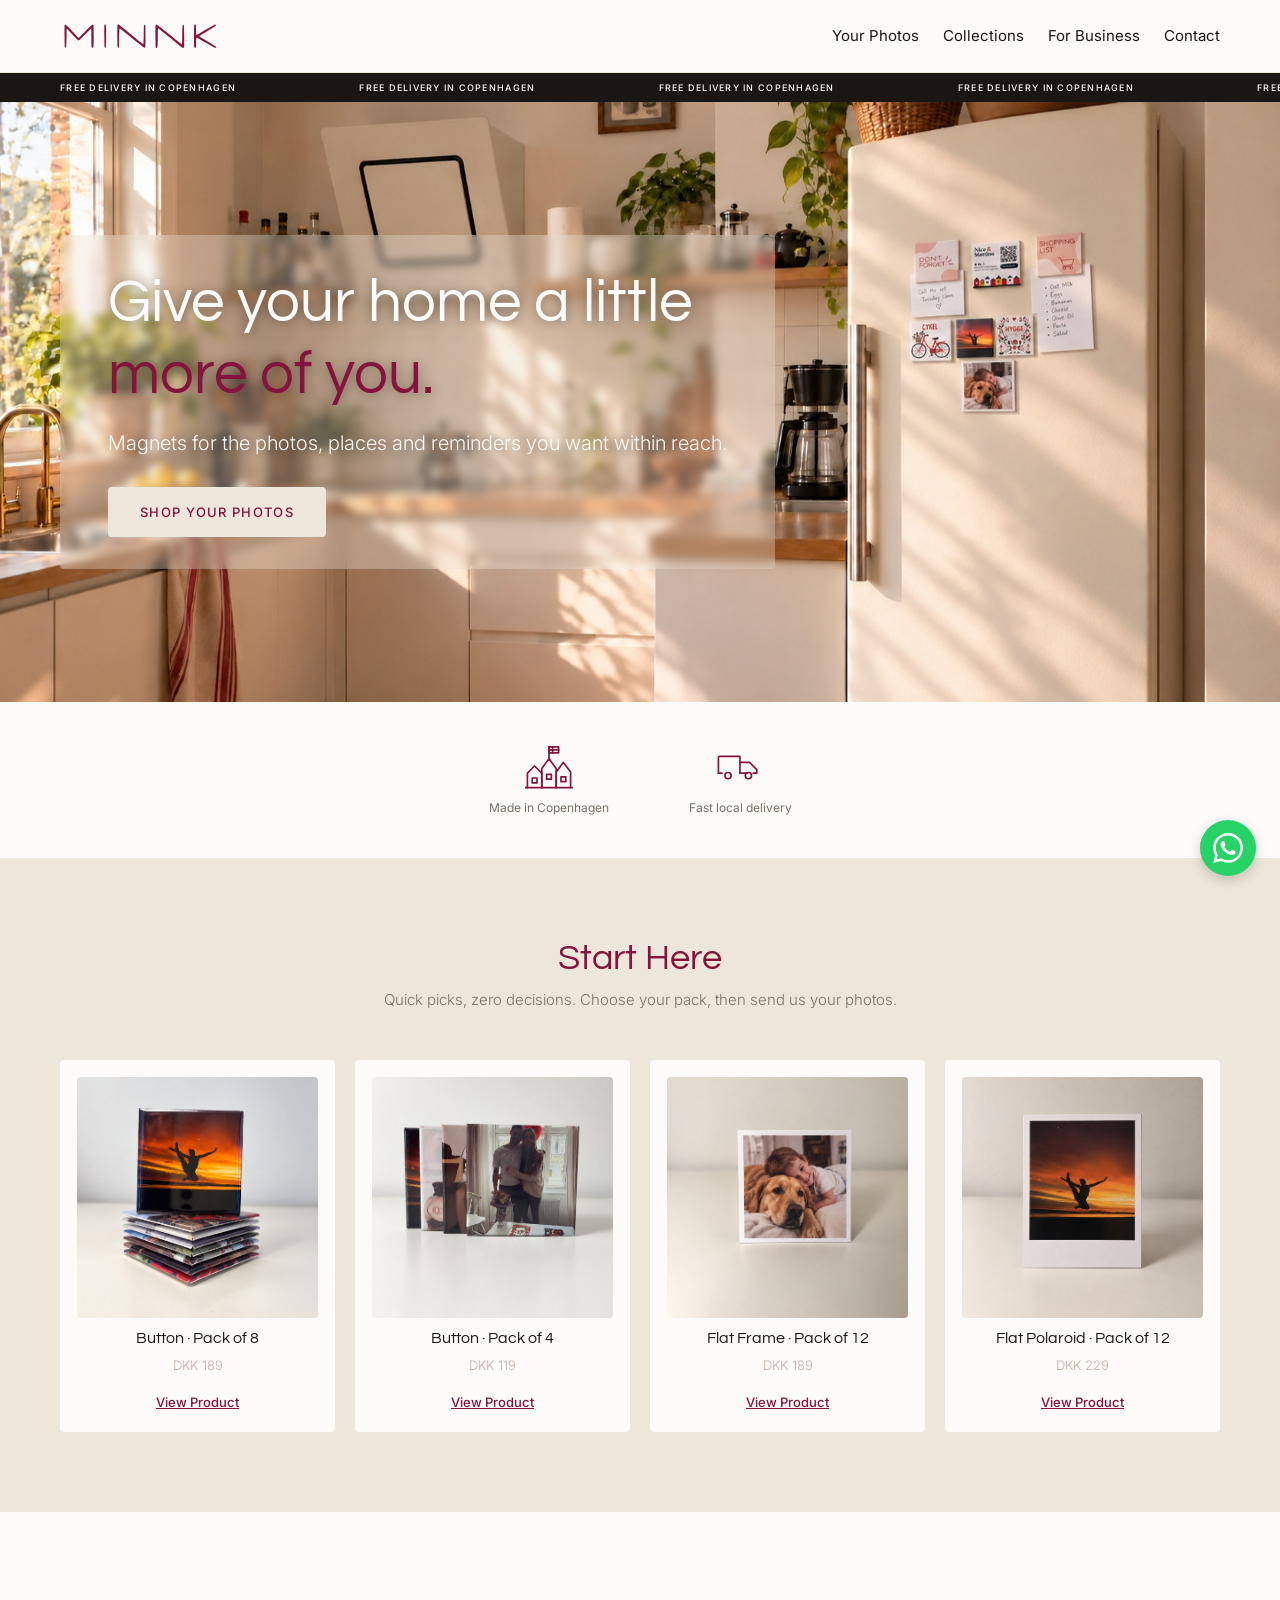
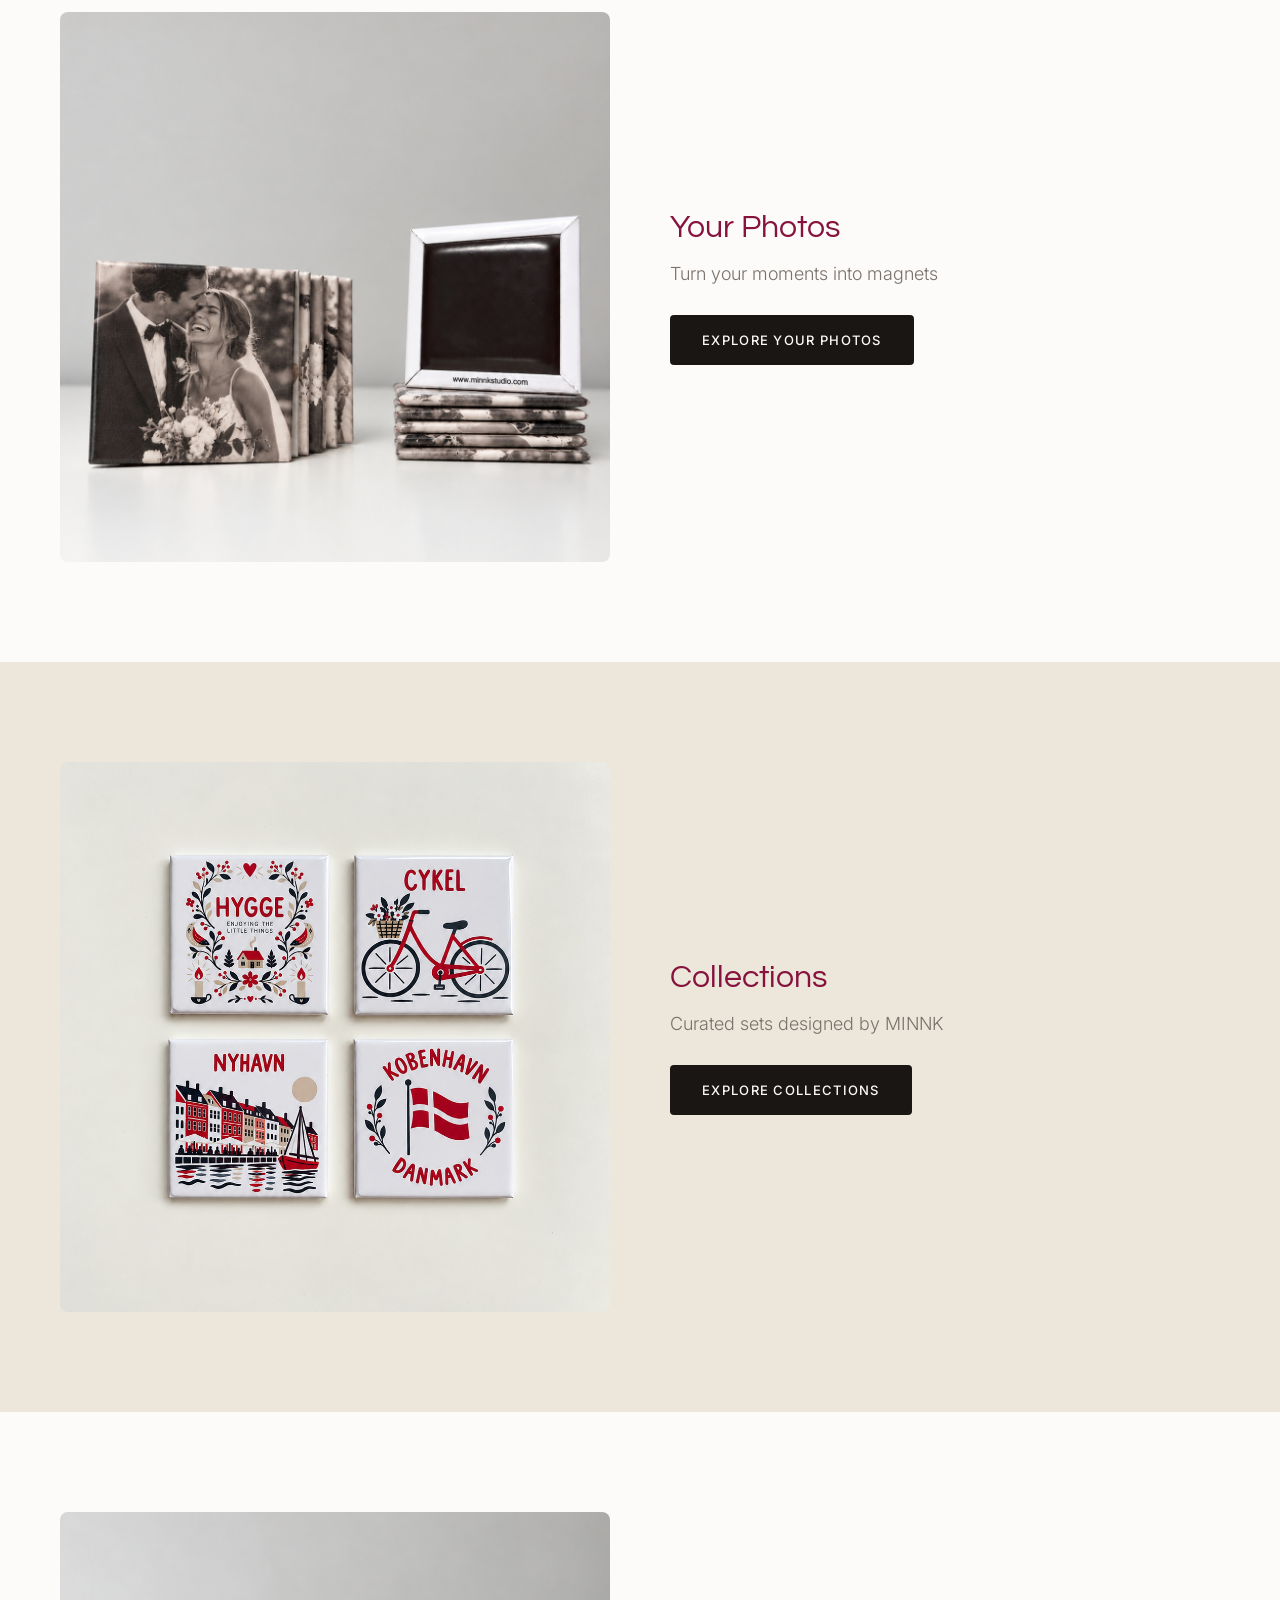
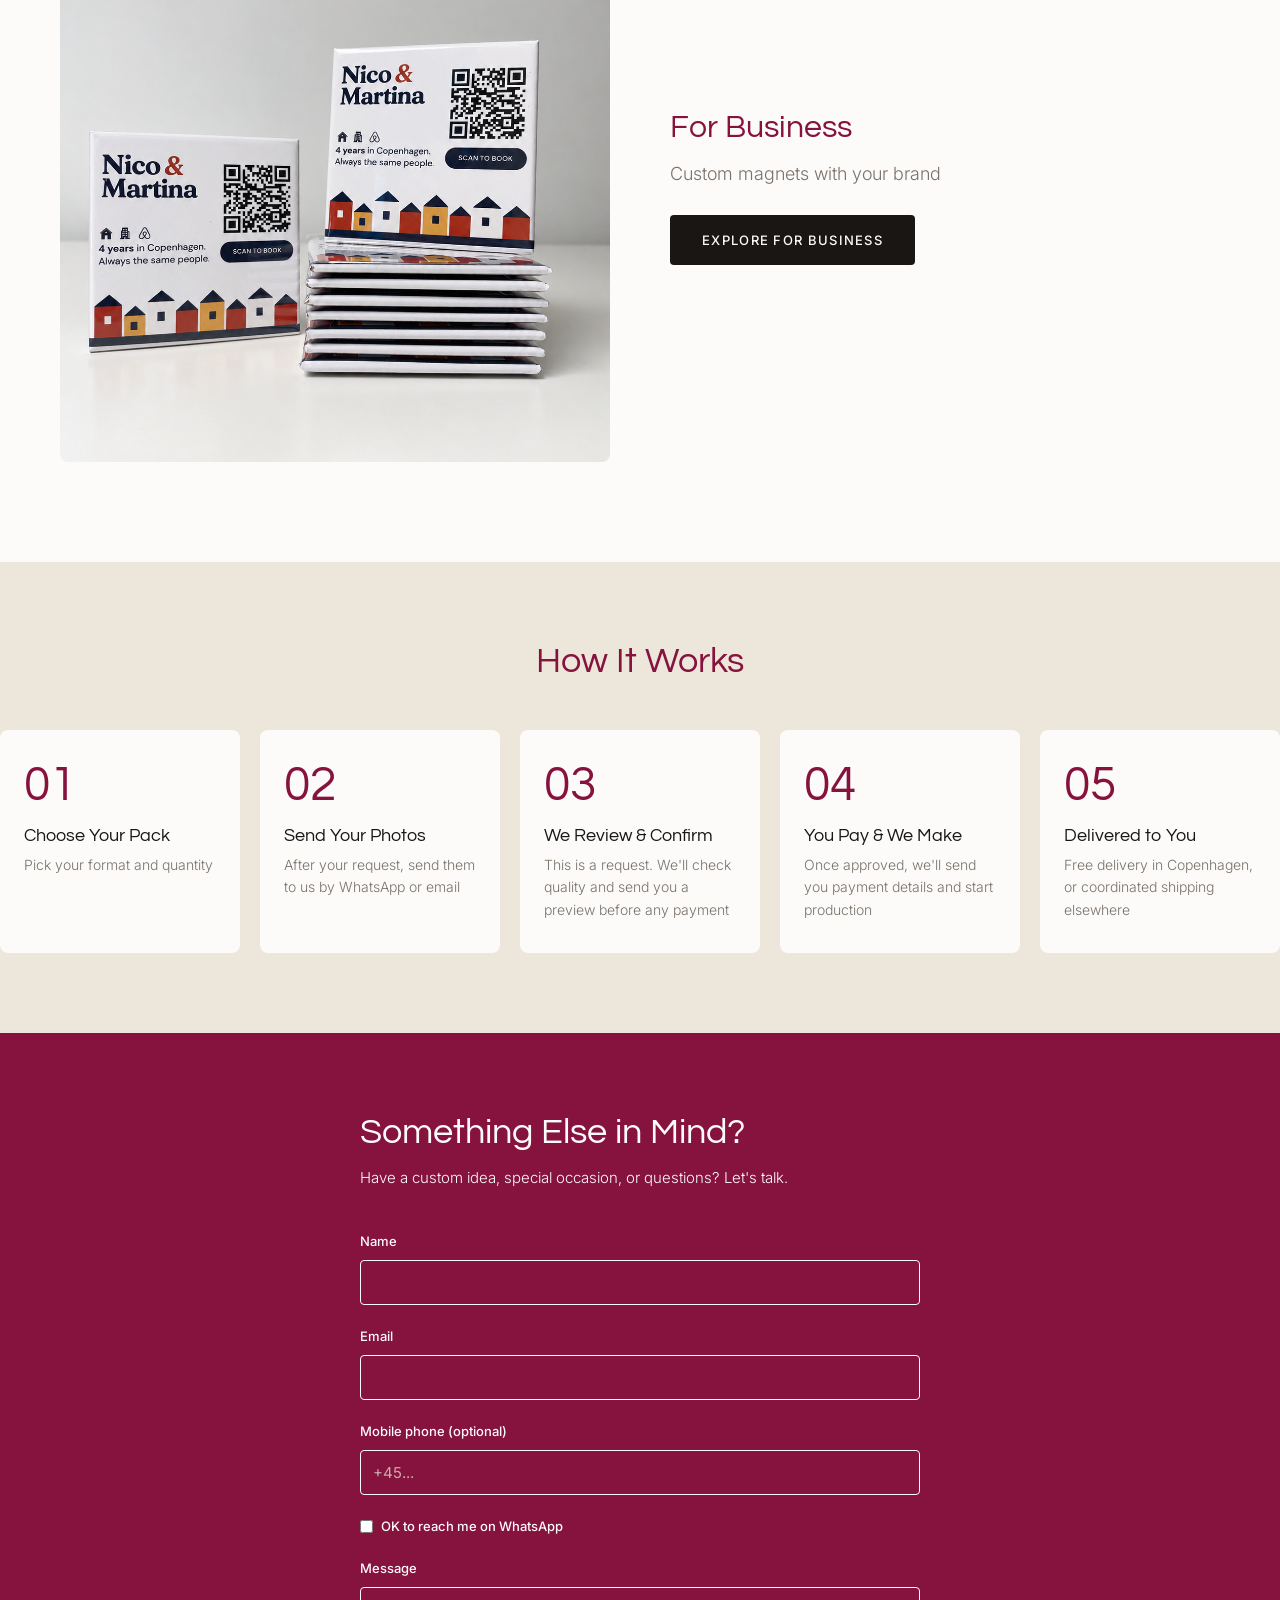
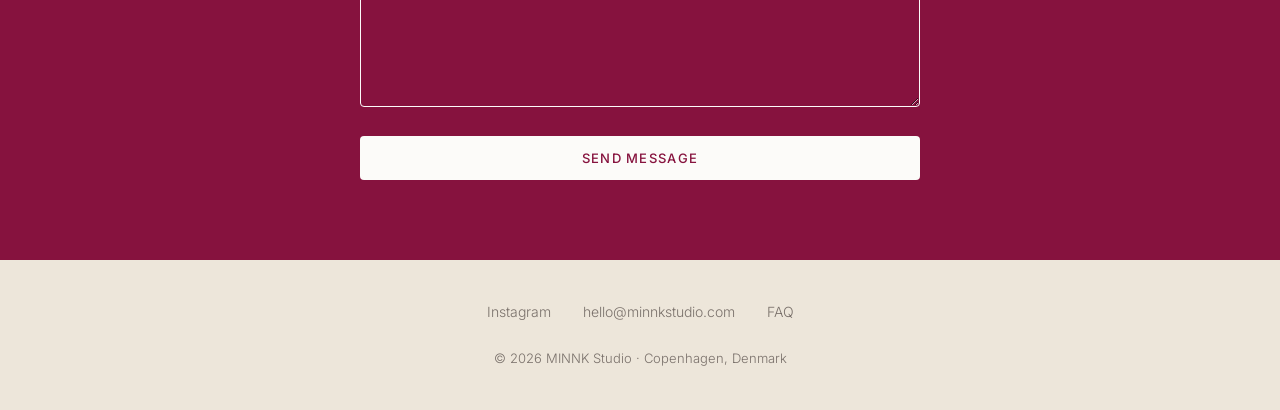
<file: index.html>
<!DOCTYPE html>
<html lang="en">
<head>
    <meta charset="UTF-8">
    <meta name="viewport" content="width=device-width, initial-scale=1.0">
    <title>MINNK Studio · Personalised Magnets Made in Copenhagen</title>

    <!-- Fonts -->
    <link rel="preconnect" href="https://fonts.googleapis.com">
    <link rel="preconnect" href="https://fonts.gstatic.com" crossorigin>
    <link href="https://fonts.googleapis.com/css2?family=Questrial&family=Inter:wght@300;400;500&display=swap" rel="stylesheet">

    <!-- Favicon -->
    <link rel="icon" type="image/png" sizes="32x32" href="logo_vectorizado/minnk-favicon-32.png">
    <link rel="icon" type="image/png" sizes="16x16" href="logo_vectorizado/minnk-favicon-16.png">
    <link rel="apple-touch-icon" sizes="180x180" href="logo_vectorizado/minnk-favicon-180.png">

    <!-- WhatsApp Button -->
    <link rel="stylesheet" href="css/whatsapp-button.css">

    <style>
        /* ==================== VARIABLES ==================== */
        :root {
            --burgundy:  #86123E;
            --off-white: #FCFBF9;
            --linen:     #EDE6DA;
            --almond:    #C9ADA7;
            --ink:       #1A1614;
            --stone:     #7A716B;

            --font-display: 'Questrial', sans-serif;
            --font-body:    'Inter', sans-serif;
        }

        /* ==================== RESET ==================== */
        * {
            margin: 0;
            padding: 0;
            box-sizing: border-box;
        }

        body {
            font-family: var(--font-body);
            color: var(--ink);
            background: var(--off-white);
            line-height: 1.7;
            font-weight: 300;
        }

        img {
            max-width: 100%;
            display: block;
        }

        /* ==================== TYPOGRAPHY ==================== */
        h1, h2, h3 {
            font-family: var(--font-display);
            font-weight: normal;
            line-height: 1.1;
        }

        h1 {
            font-size: 42px;
            color: var(--burgundy);
        }

        h2 {
            font-size: 32px;
            color: var(--burgundy);
        }

        h3 {
            font-size: 18px;
            color: var(--ink);
        }

        p {
            font-size: 15px;
            color: var(--stone);
        }

        /* ==================== LAYOUT ==================== */
        .container {
            max-width: 1200px;
            margin: 0 auto;
            padding: 0 20px;
        }

        section {
            padding: 60px 0;
        }

        .bg-linen {
            background: var(--linen);
        }

        /* ==================== HEADER ==================== */
        header {
            background: var(--off-white);
            padding: 20px 0;
            border-bottom: 1px solid var(--linen);
        }

        .header-content {
            display: flex;
            justify-content: space-between;
            align-items: center;
            gap: 20px;
            width: 100%;
        }

        .logo img {
            height: 32px;
            width: auto;
        }

        nav ul {
            list-style: none;
            display: flex;
            gap: 24px;
            flex-wrap: wrap;
        }

        nav a {
            font-size: 15px;
            font-weight: 400;
            color: var(--ink);
            text-decoration: none;
            transition: color 0.2s;
        }

        nav a:hover {
            color: var(--burgundy);
        }

        /* Hamburger button (mobile only) */
        .hamburger {
            display: flex;
            flex-direction: column;
            gap: 5px;
            background: none;
            border: none;
            padding: 8px 0;
            cursor: pointer;
            z-index: 1001;
            margin-left: auto;
        }

        .hamburger span {
            width: 24px;
            height: 2px;
            background: var(--burgundy);
            transition: all 0.3s;
        }

        .hamburger.active span:nth-child(1) {
            transform: rotate(45deg) translate(7px, 7px);
        }

        .hamburger.active span:nth-child(2) {
            opacity: 0;
        }

        .hamburger.active span:nth-child(3) {
            transform: rotate(-45deg) translate(7px, -7px);
        }

        /* Hide desktop nav in mobile */
        header nav {
            display: none !important;
        }

        /* Mobile menu overlay */
        .mobile-menu {
            position: fixed;
            top: 0;
            left: 0;
            width: 100%;
            height: 100vh;
            background: var(--off-white);
            z-index: 1000;
            display: flex;
            align-items: center;
            justify-content: center;
            opacity: 0;
            pointer-events: none;
            transition: opacity 0.3s;
        }

        .mobile-menu.active {
            opacity: 1;
            pointer-events: all;
        }

        .mobile-menu nav {
            display: flex;
            flex-direction: column;
            gap: 32px;
            text-align: center;
        }

        .mobile-menu a {
            font-family: var(--font-display);
            font-size: 28px;
            color: var(--burgundy);
            text-decoration: none;
            transition: opacity 0.2s;
        }

        .mobile-menu a:hover {
            opacity: 0.7;
        }

        /* ==================== SCROLLING BANNER ==================== */
        .scrolling-banner {
            background: var(--ink);
            overflow: hidden;
            white-space: nowrap;
            padding: 10px 0;
            display: flex;
            align-items: center;
        }

        .scrolling-text {
            display: inline-block;
            animation: scroll 20s linear infinite;
            font-size: 9px;
            font-weight: 500;
            letter-spacing: 0.14em;
            text-transform: uppercase;
            color: var(--off-white);
            line-height: 1;
        }

        .scrolling-text span {
            padding: 0 60px;
        }

        @keyframes scroll {
            0% { transform: translateX(0); }
            100% { transform: translateX(-50%); }
        }

        /* ==================== HERO ==================== */
        .hero {
            position: relative;
            background: var(--off-white);
            overflow: hidden;
            height: 500px;
            padding: 0;
        }

        .hero-image {
            width: 100%;
            height: 100%;
            object-fit: cover;
            object-position: 75% center;
            display: block;
        }

        .hero-content {
            position: absolute;
            top: 50%;
            left: 16px;
            right: 16px;
            transform: translateY(-50%);
            z-index: 10;
            background: rgba(237, 230, 218, 0.35);
            -webkit-backdrop-filter: blur(4px);
            backdrop-filter: blur(4px);
            border-radius: 4px;
            padding: 28px 24px;
        }

        .hero h1 {
            font-family: var(--font-display);
            font-size: 30px;
            line-height: 1.2;
            text-align: left;
            color: #FCFBF9;
            text-shadow: 0 1px 12px rgba(26, 22, 20, 0.45);
            margin-bottom: 16px;
        }

        .hero h1 br {
            display: none;
        }

        .hero-subtitle {
            font-family: var(--font-body);
            font-size: 17px;
            font-weight: 300;
            line-height: 1.6;
            color: #FCFBF9;
            text-shadow: 0 1px 12px rgba(26, 22, 20, 0.45);
            margin-bottom: 28px;
        }

        .hero-cta {
            display: inline-block;
            padding: 14px 32px;
            background: #EDE6DA;
            color: #86123E;
            text-decoration: none;
            font-size: 13px;
            font-weight: 500;
            text-transform: uppercase;
            letter-spacing: 0.1em;
            border-radius: 4px;
            transition: opacity 0.2s;
        }

        .hero-cta:hover {
            opacity: 0.9;
        }

        .hero .placeholder-ratio-16-9 {
            aspect-ratio: auto;
            height: 100%;
        }

        /* ==================== TRUST ICONS ==================== */
        .trust-icons {
            display: flex;
            justify-content: center;
            align-items: center;
            gap: 60px;
            padding: 40px 20px;
            background: var(--off-white);
            border-bottom: 1px solid var(--linen);
            margin: 0;
        }

        .trust-item {
            display: flex;
            flex-direction: column;
            align-items: center;
            gap: 8px;
            text-align: center;
        }

        .trust-icon {
            width: 48px;
            height: 48px;
            stroke: var(--burgundy);
            stroke-width: 1.4;
            fill: none;
        }

        .trust-text {
            font-size: 12px;
            font-weight: 400;
            color: var(--stone);
        }

        /* ==================== START HERE ==================== */
        .start-here {
            text-align: center;
        }

        .start-here h2 {
            margin-bottom: 8px;
        }

        .start-here-grid {
            display: grid;
            grid-template-columns: repeat(2, 1fr);
            gap: 16px;
            margin-top: 48px;
        }

        .combo-card {
            display: block;
            background: var(--off-white);
            border: 1px solid transparent;
            border-radius: 4px;
            padding: 16px;
            text-align: center;
            text-decoration: none;
            color: inherit;
            transition: border-color 0.2s;
        }

        .combo-card:hover {
            border-color: var(--burgundy);
        }

        .combo-card img {
            width: 100%;
            aspect-ratio: 1 / 1;
            object-fit: cover;
            border-radius: 4px;
        }

        .combo-card h3 {
            margin: 12px 0 6px;
            font-size: 16px;
            color: var(--ink);
        }

        .combo-card .price {
            display: block;
            margin-top: 6px;
            margin-bottom: 12px;
            font-size: 13px;
            color: var(--almond);
        }

        .combo-card-link {
            display: inline-block;
            font-size: 13px;
            font-weight: 500;
            color: var(--burgundy);
            text-decoration: underline;
            transition: opacity 0.2s;
        }

        .combo-card-link:hover {
            opacity: 0.8;
        }

        .btn-primary {
            display: inline-block;
            padding: 14px 32px;
            background: var(--ink);
            color: var(--off-white);
            text-decoration: none;
            font-size: 13px;
            font-weight: 500;
            text-transform: uppercase;
            letter-spacing: 0.1em;
            border-radius: 4px;
            transition: opacity 0.2s;
        }

        .btn-primary:hover {
            opacity: 0.9;
        }

        /* ==================== EDITORIAL BLOCKS ==================== */
        .editorial-section {
            padding: 60px 0;
        }

        .editorial-block {
            display: flex;
            flex-direction: column;
            gap: 24px;
        }

        .editorial-image {
            width: 100%;
        }

        .editorial-image img {
            width: 100%;
            aspect-ratio: 3 / 2;
            object-fit: cover;
            border-radius: 8px;
        }

        .editorial-content h3 {
            font-size: 18px;
            color: var(--burgundy);
            margin-bottom: 8px;
        }

        .editorial-content p {
            margin-bottom: 16px;
            font-size: 13px;
            line-height: 1.4;
        }

        /* ==================== HOW IT WORKS ==================== */
        .how-it-works {
            background: var(--linen);
            text-align: center;
        }

        .how-it-works h2 {
            margin-bottom: 48px;
        }

        .steps-row {
            display: grid;
            grid-template-columns: repeat(2, 1fr);
            gap: 16px;
        }

        .step-card {
            background: var(--off-white);
            padding: 32px 24px;
            border-radius: 8px;
            text-align: left;
        }

        .step-number {
            font-family: var(--font-display);
            font-size: 48px;
            color: var(--burgundy);
            line-height: 1;
            margin-bottom: 16px;
        }

        .step-card h3 {
            margin-bottom: 8px;
            font-size: 18px;
        }

        .step-card p {
            font-size: 14px;
            line-height: 1.6;
        }

        .step-card:last-child {
            grid-column: 1 / -1;
            max-width: 280px;
            margin: 0 auto;
        }

        /* ==================== CONTACT ==================== */
        .contact {
            background: var(--burgundy);
            color: var(--off-white);
        }

        .contact h2,
        .contact p,
        .contact label {
            color: var(--off-white);
        }

        .contact .container {
            max-width: 600px;
        }

        .contact h2 {
            margin-bottom: 12px;
        }

        .contact p {
            margin-bottom: 40px;
        }

        .contact-form {
            margin-top: 0;
        }

        .form-group {
            margin-bottom: 20px;
        }

        label {
            display: block;
            font-size: 13px;
            font-weight: 500;
            margin-bottom: 8px;
        }

        input,
        textarea {
            width: 100%;
            padding: 12px;
            font-family: var(--font-body);
            font-size: 15px;
            border: 1px solid var(--off-white);
            border-radius: 4px;
            background: transparent;
            color: var(--off-white);
        }

        input::placeholder,
        textarea::placeholder {
            color: var(--almond);
        }

        textarea {
            min-height: 120px;
            resize: vertical;
        }

        button {
            width: 100%;
            padding: 14px;
            font-family: var(--font-body);
            font-size: 13px;
            font-weight: 500;
            text-transform: uppercase;
            letter-spacing: 0.1em;
            background: var(--off-white);
            color: var(--burgundy);
            border: none;
            border-radius: 4px;
            cursor: pointer;
            transition: opacity 0.2s;
        }

        button:hover {
            opacity: 0.9;
        }

        /* ==================== FOOTER ==================== */
        footer {
            background: var(--linen);
            padding: 40px 0;
            text-align: center;
        }

        .footer-links {
            display: flex;
            flex-direction: column;
            gap: 16px;
            margin-bottom: 24px;
        }

        .footer-links a {
            font-size: 14px;
            color: var(--stone);
            text-decoration: none;
        }

        .footer-links a:hover {
            color: var(--burgundy);
        }

        .footer-note {
            font-size: 13px;
            color: var(--stone);
        }

        /* ==================== PLACEHOLDERS ==================== */
        .placeholder {
            background: var(--linen);
            border: 2px dashed var(--almond);
            display: flex;
            flex-direction: column;
            align-items: center;
            justify-content: center;
            padding: 40px 20px;
            text-align: center;
        }

        .placeholder-name {
            font-family: var(--font-display);
            font-size: 18px;
            color: var(--burgundy);
            margin-bottom: 8px;
        }

        .placeholder-desc {
            font-size: 13px;
            color: var(--stone);
            max-width: 300px;
        }

        .placeholder-ratio-16-9 {
            aspect-ratio: 16 / 9;
        }

        .placeholder-ratio-1-1 {
            aspect-ratio: 1 / 1;
        }

        .placeholder-ratio-4-5 {
            aspect-ratio: 4 / 5;
        }

        /* ==================== RESPONSIVE ==================== */
        @media (min-width: 768px) {
            h1 {
                font-size: 56px;
            }

            h2 {
                font-size: 36px;
            }

            section {
                padding: 80px 0;
            }

            /* Show desktop nav, hide hamburger and mobile menu */
            .hamburger {
                display: none;
            }

            header nav {
                display: block !important;
            }

            .mobile-menu {
                display: none;
            }

            .hero {
                height: 600px;
            }

            .hero-image {
                object-position: center;
            }

            .hero-content {
                left: 40px;
                right: auto;
                padding: 32px 48px;
                width: fit-content;
                max-width: 820px;
            }

            .hero h1 {
                font-size: 60px;
            }

            .hero h1 br {
                display: block;
            }

            .hero-subtitle {
                font-size: 20px;
                white-space: nowrap;
            }

            .trust-icons {
                flex-direction: row;
                gap: 80px;
            }

            .start-here-grid {
                grid-template-columns: repeat(4, 1fr);
                gap: 20px;
            }

            .editorial-section {
                padding: 100px 0;
            }

            .editorial-block {
                display: grid;
                grid-template-columns: 1fr 1fr;
                gap: 60px;
                align-items: center;
            }

            .editorial-image img {
                aspect-ratio: 1 / 1;
            }

            .editorial-content h3 {
                font-size: 32px;
                margin-bottom: 16px;
            }

            .editorial-content p {
                font-size: 18px;
                margin-bottom: 28px;
            }

            .steps-row {
                display: flex;
                justify-content: center;
                gap: 20px;
            }

            .step-card {
                flex: 0 0 240px;
            }

            .step-card:last-child {
                grid-column: auto;
                max-width: none;
                margin: 0;
            }

            .footer-links {
                flex-direction: row;
                justify-content: center;
                gap: 32px;
            }
        }

        /* Align hero-content with centered container on large screens */
        @media (min-width: 1240px) {
            .hero-content {
                left: calc((100vw - 1200px) / 2 + 20px);
            }
        }
    </style>
</head>
<body>

    <!-- ==================== HEADER ==================== -->
    <header>
        <div class="container">
            <div class="header-content">
                <div class="logo">
                    <img src="logo_vectorizado/minnk-wordmark-burdeos.svg" alt="MINNK Studio">
                </div>
                <button class="hamburger" aria-label="Menu">
                    <span></span>
                    <span></span>
                    <span></span>
                </button>
                <nav>
                    <ul>
                        <li><a href="your-photos.html">Your Photos</a></li>
                        <li><a href="collections.html">Collections</a></li>
                        <li><a href="for-business.html">For Business</a></li>
                        <li><a href="#contact">Contact</a></li>
                    </ul>
                </nav>
            </div>
        </div>
    </header>

    <!-- ==================== MOBILE MENU ==================== -->
    <div class="mobile-menu">
        <nav>
            <a href="your-photos.html">Your Photos</a>
            <a href="collections.html">Collections</a>
            <a href="for-business.html">For Business</a>
            <a href="#contact" class="mobile-menu-close">Contact</a>
        </nav>
    </div>

    <!-- ==================== SCROLLING BANNER ==================== -->
    <div class="scrolling-banner">
        <div class="scrolling-text">
            <span>FREE DELIVERY IN COPENHAGEN</span>
            <span>FREE DELIVERY IN COPENHAGEN</span>
            <span>FREE DELIVERY IN COPENHAGEN</span>
            <span>FREE DELIVERY IN COPENHAGEN</span>
            <span>FREE DELIVERY IN COPENHAGEN</span>
            <span>FREE DELIVERY IN COPENHAGEN</span>
        </div>
    </div>

    <!-- ==================== HERO ==================== -->
    <section class="hero">
        <img class="hero-image" src="images/hero-home.jpg" alt="MINNK custom photo magnets on warm surface">
        <div class="hero-content">
            <h1>Give your home a little<br><span style="color: #86123E;">more of you.</span></h1>
            <p class="hero-subtitle">Magnets for the photos, places and reminders you want within reach.</p>
            <a href="your-photos.html" class="hero-cta">Shop Your Photos</a>
        </div>
    </section>

    <!-- ==================== TRUST ICONS ==================== -->
    <div class="trust-icons">
        <div class="trust-item">
            <svg class="trust-icon" viewBox="0 -6 40 36" fill="none" stroke="currentColor" stroke-linecap="round" stroke-linejoin="round">
                <path d="M2 30V18l6-6 6 6v12"/>
                <path d="M14 30V14l6-8 6 8v16"/>
                <path d="M26 30V17l6-8 6 8v13"/>
                <rect x="6" y="22" width="4" height="4"/>
                <rect x="18" y="19" width="4" height="4"/>
                <rect x="30" y="21" width="4" height="4"/>
                <path d="M0 30h40"/>
                <path d="M20 6V-4"/>
                <path d="M20 -4h8v5h-8z"/>
                <path d="M23 -4v5"/>
                <path d="M20 -1.5h8"/>
            </svg>
            <span class="trust-text">Made in Copenhagen</span>
        </div>
        <div class="trust-item">
            <svg class="trust-icon" viewBox="0 0 40 28" fill="none" stroke="currentColor" stroke-linecap="round" stroke-linejoin="round">
                <path d="M2 20V7a1 1 0 0 1 1-1h17v14"/>
                <path d="M20 11h8l6 6v3h-3"/>
                <path d="M2 20h3"/>
                <path d="M20 20h6"/>
                <circle cx="10" cy="22" r="2.6"/>
                <circle cx="27" cy="22" r="2.6"/>
            </svg>
            <span class="trust-text">Fast local delivery</span>
        </div>
    </div>

    <!-- ==================== START HERE ==================== -->
    <section class="start-here bg-linen">
        <div class="container">
            <h2>Start Here</h2>
            <p>Quick picks, zero decisions. Choose your pack, then send us your photos.</p>

            <div class="start-here-grid">
                <a href="your-photos.html?combo=button-8pack" class="combo-card">
                    <img src="images/starthere-button-8pack-01.jpg" alt="Button magnets 50×50mm pack of 8">
                    <h3>Button · Pack of 8</h3>
                    <span class="price">DKK 189</span>
                    <span class="combo-card-link">View Product</span>
                </a>

                <a href="your-photos.html?combo=button-4pack" class="combo-card">
                    <img src="images/starthere-button-4pack-01.jpg" alt="Button magnets 50×50mm pack of 4">
                    <h3>Button · Pack of 4</h3>
                    <span class="price">DKK 119</span>
                    <span class="combo-card-link">View Product</span>
                </a>

                <a href="your-photos.html?combo=flat-frame-12pack" class="combo-card">
                    <img src="images/starthere-flat-frame-12pack-01.jpg" alt="Flat Frame magnets 70×70mm pack of 12">
                    <h3>Flat Frame · Pack of 12</h3>
                    <span class="price">DKK 189</span>
                    <span class="combo-card-link">View Product</span>
                </a>

                <a href="your-photos.html?combo=flat-polaroid-12pack" class="combo-card">
                    <img src="images/starthere-flat-polaroid-12pack-01.jpg" alt="Flat Polaroid magnets 70×90mm pack of 12">
                    <h3>Flat Polaroid · Pack of 12</h3>
                    <span class="price">DKK 229</span>
                    <span class="combo-card-link">View Product</span>
                </a>
            </div>
        </div>
    </section>

    <!-- ==================== EDITORIAL BLOCKS ==================== -->
    <section class="editorial-section">
        <div class="container">
            <div class="editorial-block">
                <div class="editorial-image">
                    <img src="images/line-yourphotos.jpg" alt="Custom photo magnet detail">
                </div>
                <div class="editorial-content">
                    <h3>Your Photos</h3>
                    <p>Turn your moments into magnets</p>
                    <a href="your-photos.html" class="btn-primary">Explore Your Photos</a>
                </div>
            </div>
        </div>
    </section>

    <section class="editorial-section bg-linen">
        <div class="container">
            <div class="editorial-block">
                <div class="editorial-image">
                    <img src="images/line-collections.jpg" alt="MINNK Collections pack">
                </div>
                <div class="editorial-content">
                    <h3>Collections</h3>
                    <p>Curated sets designed by MINNK</p>
                    <a href="collections.html" class="btn-primary">Explore Collections</a>
                </div>
            </div>
        </div>
    </section>

    <section class="editorial-section">
        <div class="container">
            <div class="editorial-block">
                <div class="editorial-image">
                    <img src="images/line-business.jpg" alt="Business magnet with logo in context">
                </div>
                <div class="editorial-content">
                    <h3>For Business</h3>
                    <p>Custom magnets with your brand</p>
                    <a href="for-business.html" class="btn-primary">Explore For Business</a>
                </div>
            </div>
        </div>
    </section>

    <!-- ==================== HOW IT WORKS ==================== -->
    <section class="how-it-works">
        <div class="container">
            <h2>How It Works</h2>

            <div class="steps-row">
                <div class="step-card">
                    <div class="step-number">01</div>
                    <h3>Choose Your Pack</h3>
                    <p>Pick your format and quantity</p>
                </div>

                <div class="step-card">
                    <div class="step-number">02</div>
                    <h3>Send Your Photos</h3>
                    <p>After your request, send them to us by WhatsApp or email</p>
                </div>

                <div class="step-card">
                    <div class="step-number">03</div>
                    <h3>We Review & Confirm</h3>
                    <p>This is a request. We'll check quality and send you a preview before any payment</p>
                </div>

                <div class="step-card">
                    <div class="step-number">04</div>
                    <h3>You Pay & We Make</h3>
                    <p>Once approved, we'll send you payment details and start production</p>
                </div>

                <div class="step-card">
                    <div class="step-number">05</div>
                    <h3>Delivered to You</h3>
                    <p>Free delivery in Copenhagen, or coordinated shipping elsewhere</p>
                </div>
            </div>
        </div>
    </section>

    <!-- ==================== CONTACT ==================== -->
    <section class="contact" id="contact">
        <div class="container">
            <h2>Something Else in Mind?</h2>
            <p>Have a custom idea, special occasion, or questions? Let's talk.</p>

            <form class="contact-form" id="contact-form">
                <input type="hidden" name="form_type" value="contact">

                <div class="form-group">
                    <label for="name">Name</label>
                    <input type="text" id="name" name="name" required>
                </div>

                <div class="form-group">
                    <label for="email">Email</label>
                    <input type="email" id="email" name="email" required>
                </div>

                <div class="form-group">
                    <label for="phone">Mobile phone (optional)</label>
                    <input type="tel" id="phone" name="phone" placeholder="+45...">
                </div>

                <div class="form-group">
                    <label style="display: flex; align-items: center; gap: 8px; cursor: pointer;">
                        <input type="checkbox" id="whatsapp_ok" name="whatsapp_ok" style="width: auto; margin: 0;">
                        <span>OK to reach me on WhatsApp</span>
                    </label>
                </div>

                <div class="form-group">
                    <label for="message">Message</label>
                    <textarea id="message" name="message" required></textarea>
                </div>

                <button type="submit">Send Message</button>
            </form>
        </div>
    </section>

    <!-- ==================== FOOTER ==================== -->
    <footer>
        <div class="container">
            <div class="footer-links">
                <a href="https://instagram.com/minnkstudio" target="_blank">Instagram</a>
                <a href="mailto:hello@minnkstudio.com">hello@minnkstudio.com</a>
                <a href="faq.html">FAQ</a>
            </div>
            <p class="footer-note">© 2026 MINNK Studio · Copenhagen, Denmark</p>
        </div>
    </footer>

    <script>
        // Mobile menu toggle
        const hamburger = document.querySelector('.hamburger');
        const mobileMenu = document.querySelector('.mobile-menu');
        const mobileMenuLinks = document.querySelectorAll('.mobile-menu a');

        hamburger.addEventListener('click', () => {
            hamburger.classList.toggle('active');
            mobileMenu.classList.toggle('active');
            document.body.style.overflow = mobileMenu.classList.contains('active') ? 'hidden' : '';
        });

        // Close menu when clicking a link
        mobileMenuLinks.forEach(link => {
            link.addEventListener('click', () => {
                hamburger.classList.remove('active');
                mobileMenu.classList.remove('active');
                document.body.style.overflow = '';
            });
        });

        // Close menu when clicking outside
        mobileMenu.addEventListener('click', (e) => {
            if (e.target === mobileMenu) {
                hamburger.classList.remove('active');
                mobileMenu.classList.remove('active');
                document.body.style.overflow = '';
            }
        });
    </script>

    <script>
        // Contact form handler
        (function() {
            const form = document.getElementById('contact-form');
            if (!form) return;

            form.addEventListener('submit', async function(event) {
                event.preventDefault();

                const submitButton = form.querySelector('button[type="submit"]');
                if (!submitButton) return;

                // Disable button and change text
                const originalButtonText = submitButton.textContent;
                submitButton.disabled = true;
                submitButton.textContent = 'Sending...';

                // Prepare form data
                const formData = new FormData(form);
                formData.append('_subject', 'New message from minnkstudio.com');

                try {
                    const response = await fetch('https://formspree.io/f/mrpbkogw', {
                        method: 'POST',
                        body: formData,
                        headers: {
                            'Accept': 'application/json'
                        }
                    });

                    if (response.ok) {
                        // Success: replace form with confirmation message
                        const formContainer = form.parentElement;
                        const sectionTitle = formContainer.querySelector('h2');

                        formContainer.innerHTML = '';

                        if (sectionTitle) {
                            formContainer.appendChild(sectionTitle);
                        }

                        const confirmation = document.createElement('p');
                        confirmation.style.cssText = 'font-family: var(--font-body); font-size: 16px; color: var(--off-white); text-align: center; padding: 40px 20px;';
                        confirmation.textContent = "Thanks, we've got your message. We'll get back to you soon.";
                        formContainer.appendChild(confirmation);
                    } else {
                        // Error: show error message
                        showError(form, submitButton, originalButtonText);
                    }
                } catch (error) {
                    // Network error: show error message
                    console.error('Contact form error:', error);
                    showError(form, submitButton, originalButtonText);
                }
            });

            function showError(form, submitButton, originalButtonText) {
                // Re-enable button
                submitButton.disabled = false;
                submitButton.textContent = originalButtonText;

                // Check if error message already exists
                let errorMessage = form.querySelector('.contact-error-message');

                if (!errorMessage) {
                    errorMessage = document.createElement('div');
                    errorMessage.className = 'contact-error-message';
                    errorMessage.style.cssText = 'font-family: var(--font-body); font-size: 14px; color: var(--off-white); text-align: center; margin-bottom: 20px; padding: 16px; background: rgba(252, 251, 249, 0.1); border-radius: 4px;';
                    errorMessage.innerHTML = 'Something went wrong. Please try again or <a href="https://wa.me/4571848182" target="_blank" style="color: var(--off-white); text-decoration: underline;">message us on WhatsApp</a>.';

                    form.insertBefore(errorMessage, submitButton);
                }
            }
        })();
    </script>

    <!-- WhatsApp Floating Button -->
    <a href="https://wa.me/4571848182?text=Hi%20MINNK!%20I%20have%20a%20question%3A"
       class="whatsapp-float"
       target="_blank"
       rel="noopener"
       aria-label="Chat with us on WhatsApp">
        <svg viewBox="0 0 24 24" xmlns="http://www.w3.org/2000/svg">
            <path d="M17.472 14.382c-.297-.149-1.758-.867-2.03-.967-.273-.099-.471-.148-.67.15-.197.297-.767.966-.94 1.164-.173.199-.347.223-.644.075-.297-.15-1.255-.463-2.39-1.475-.883-.788-1.48-1.761-1.653-2.059-.173-.297-.018-.458.13-.606.134-.133.298-.347.446-.52.149-.174.198-.298.298-.497.099-.198.05-.371-.025-.52-.075-.149-.669-1.612-.916-2.207-.242-.579-.487-.5-.669-.51-.173-.008-.371-.01-.57-.01-.198 0-.52.074-.792.372-.272.297-1.04 1.016-1.04 2.479 0 1.462 1.065 2.875 1.213 3.074.149.198 2.096 3.2 5.077 4.487.709.306 1.262.489 1.694.625.712.227 1.36.195 1.871.118.571-.085 1.758-.719 2.006-1.413.248-.694.248-1.289.173-1.413-.074-.124-.272-.198-.57-.347m-5.421 7.403h-.004a9.87 9.87 0 01-5.031-1.378l-.361-.214-3.741.982.998-3.648-.235-.374a9.86 9.86 0 01-1.51-5.26c.001-5.45 4.436-9.884 9.888-9.884 2.64 0 5.122 1.03 6.988 2.898a9.825 9.825 0 012.893 6.994c-.003 5.45-4.437 9.884-9.885 9.884m8.413-18.297A11.815 11.815 0 0012.05 0C5.495 0 .16 5.335.157 11.892c0 2.096.547 4.142 1.588 5.945L.057 24l6.305-1.654a11.882 11.882 0 005.683 1.448h.005c6.554 0 11.89-5.335 11.893-11.893a11.821 11.821 0 00-3.48-8.413z"/>
        </svg>
    </a>

</body>
</html>
</file>
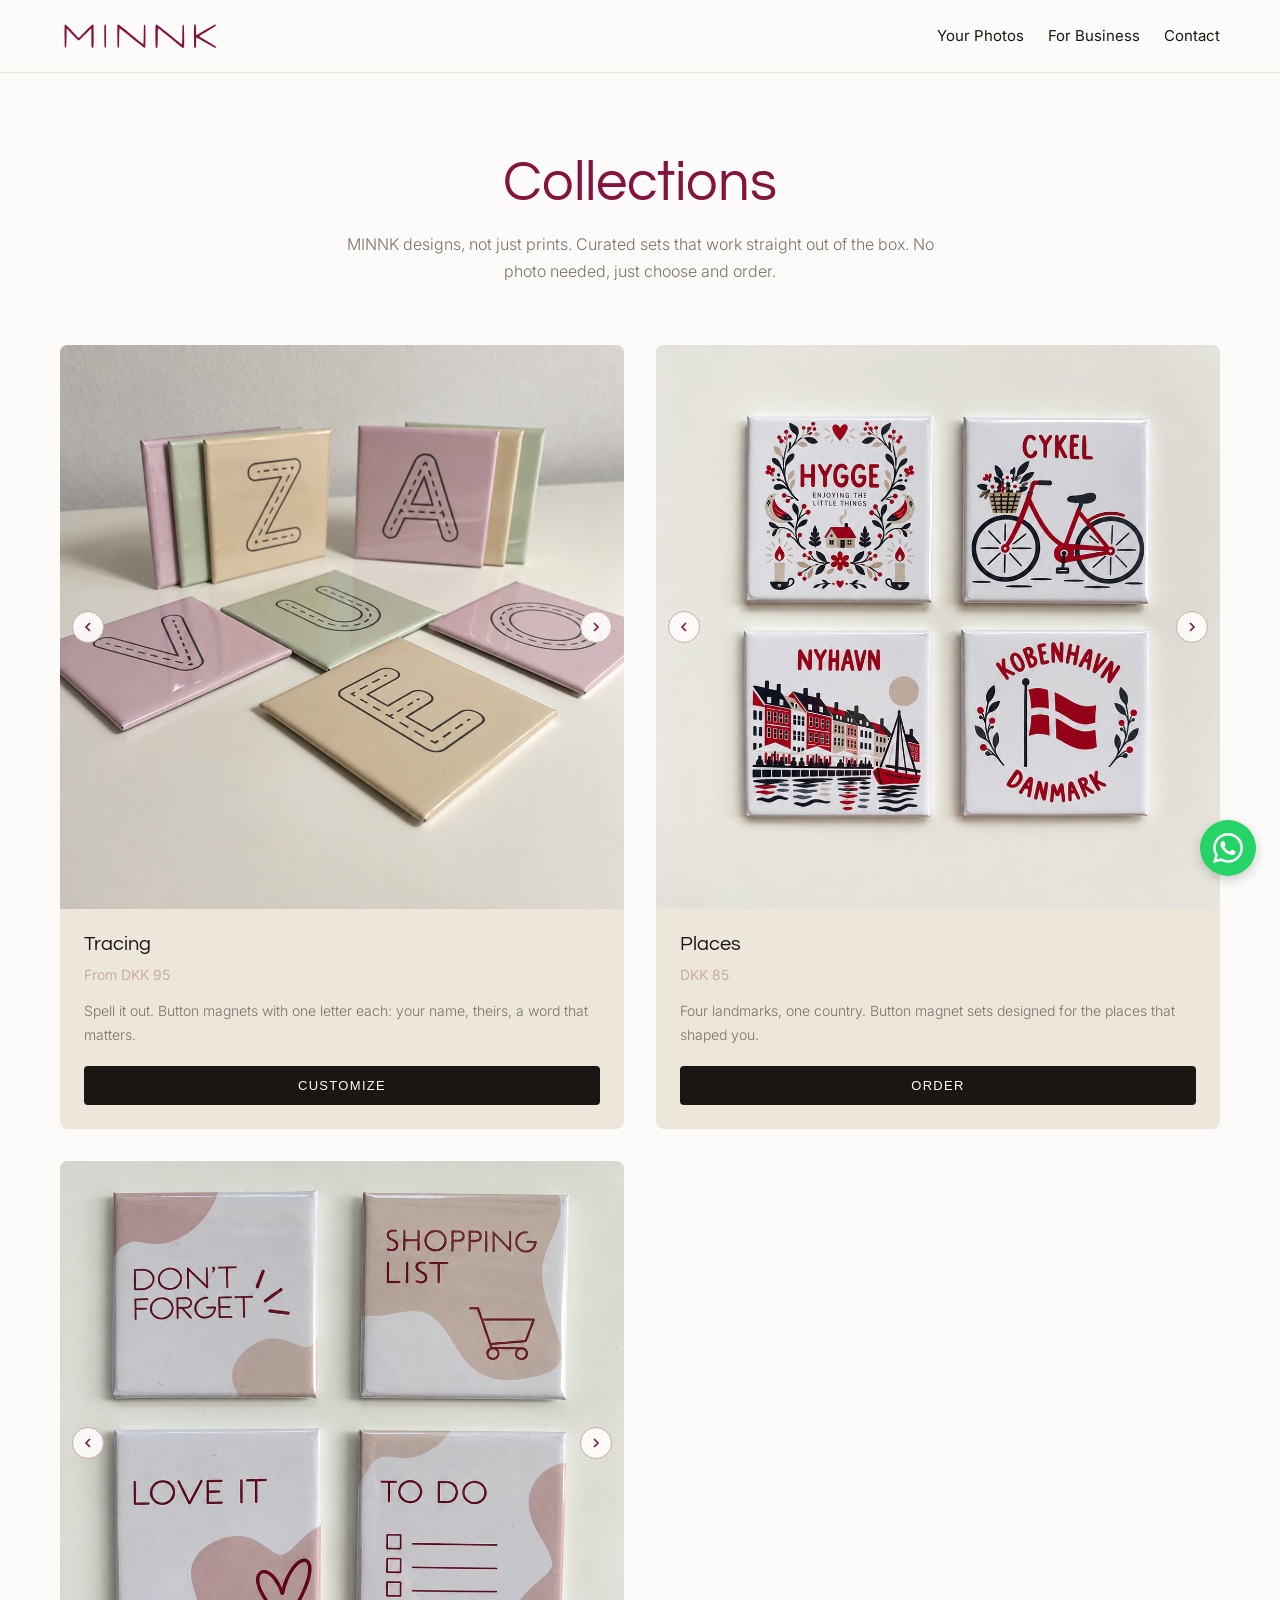
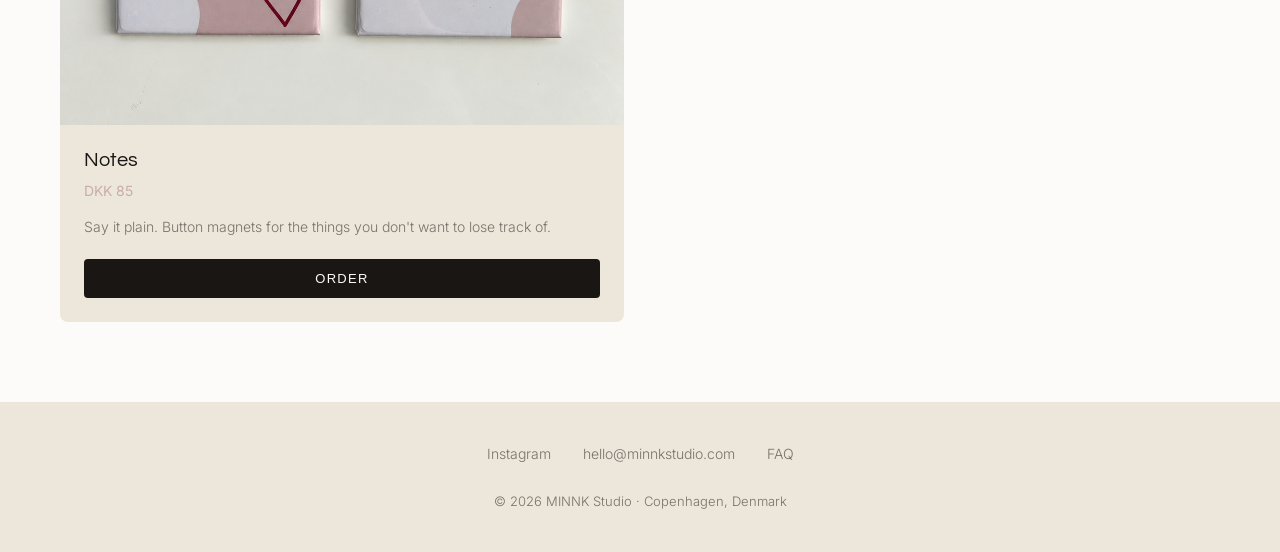
<file: collections.html>
<!DOCTYPE html>
<html lang="en">
<head>
    <meta charset="UTF-8">
    <meta name="viewport" content="width=device-width, initial-scale=1.0">
    <title>Collections · MINNK Studio</title>

    <!-- Fonts -->
    <link rel="preconnect" href="https://fonts.googleapis.com">
    <link rel="preconnect" href="https://fonts.gstatic.com" crossorigin>
    <link href="https://fonts.googleapis.com/css2?family=Questrial&family=Inter:wght@300;400;500&display=swap" rel="stylesheet">

    <!-- Favicon -->
    <link rel="icon" type="image/png" sizes="32x32" href="logo_vectorizado/minnk-favicon-32.png">
    <link rel="icon" type="image/png" sizes="16x16" href="logo_vectorizado/minnk-favicon-16.png">
    <link rel="apple-touch-icon" sizes="180x180" href="logo_vectorizado/minnk-favicon-180.png">

    <!-- WhatsApp Button -->
    <link rel="stylesheet" href="css/whatsapp-button.css">

    <style>
        /* ==================== VARIABLES ==================== */
        :root {
            --burgundy:  #86123E;
            --off-white: #FCFBF9;
            --linen:     #EDE6DA;
            --almond:    #C9ADA7;
            --ink:       #1A1614;
            --stone:     #7A716B;

            --font-display: 'Questrial', sans-serif;
            --font-body:    'Inter', sans-serif;
        }

        /* ==================== RESET ==================== */
        * {
            margin: 0;
            padding: 0;
            box-sizing: border-box;
        }

        body {
            font-family: var(--font-body);
            color: var(--ink);
            background: var(--off-white);
            line-height: 1.7;
            font-weight: 300;
            overflow-x: hidden;
        }

        img {
            max-width: 100%;
            display: block;
        }

        /* ==================== TYPOGRAPHY ==================== */
        h1, h2, h3 {
            font-family: var(--font-display);
            font-weight: normal;
            line-height: 1.1;
        }

        h1 {
            font-size: 42px;
            color: var(--burgundy);
        }

        h2 {
            font-size: 32px;
            color: var(--burgundy);
        }

        h3 {
            font-size: 20px;
            color: var(--ink);
        }

        p {
            font-size: 15px;
            color: var(--stone);
        }

        /* ==================== LAYOUT ==================== */
        .container {
            max-width: 1200px;
            margin: 0 auto;
            padding: 0 20px;
        }

        section {
            padding: 60px 0;
        }

        /* ==================== HEADER ==================== */
        header {
            background: var(--off-white);
            padding: 20px 0;
            border-bottom: 1px solid var(--linen);
        }

        .header-content {
            display: flex;
            justify-content: space-between;
            align-items: center;
            gap: 20px;
        }

        .logo img {
            height: 32px;
            width: auto;
        }

        nav ul {
            list-style: none;
            display: flex;
            gap: 12px;
            flex-wrap: nowrap;
        }

        nav a {
            font-size: 13px;
            font-weight: 400;
            color: var(--ink);
            text-decoration: none;
            transition: color 0.2s;
            white-space: nowrap;
        }

        nav a:hover {
            color: var(--burgundy);
        }

        /* ==================== PAGE INTRO ==================== */
        .page-intro {
            text-align: center;
            padding: 80px 0 60px;
        }

        .page-intro h1 {
            margin-bottom: 16px;
        }

        .page-intro p {
            max-width: 600px;
            margin: 0 auto;
            font-size: 16px;
        }

        /* ==================== COLLECTIONS GRID ==================== */
        .collections-section {
            padding-top: 0;
        }

        .collections-grid {
            display: grid;
            grid-template-columns: 1fr;
            gap: 40px;
        }

        .collection-card {
            background: var(--linen);
            border-radius: 8px;
            overflow: hidden;
            transition: transform 0.2s;
        }

        .collection-card:hover {
            transform: translateY(-4px);
        }

        .collection-image {
            aspect-ratio: 1 / 1;
            background: var(--off-white);
            overflow: hidden;
        }

        .collection-image img {
            width: 100%;
            height: 100%;
            object-fit: cover;
        }

        .collection-carousel {
            position: relative;
        }

        .carousel-arrow {
            position: absolute;
            top: 50%;
            transform: translateY(-50%);
            width: 32px;
            height: 32px;
            background: rgba(252, 251, 249, 0.95);
            border: 1px solid var(--almond);
            border-radius: 50%;
            display: flex;
            align-items: center;
            justify-content: center;
            cursor: pointer;
            transition: background 0.2s, border-color 0.2s;
            z-index: 5;
        }

        .carousel-arrow:hover {
            background: var(--off-white);
            border-color: var(--burgundy);
        }

        .carousel-arrow-left {
            left: 12px;
        }

        .carousel-arrow-right {
            right: 12px;
        }

        .carousel-arrow svg {
            width: 16px;
            height: 16px;
            stroke: var(--burgundy);
            stroke-width: 2.5;
            fill: none;
        }

        .collection-content {
            padding: 24px;
        }

        .collection-content h3 {
            margin-bottom: 8px;
        }

        .collection-price {
            display: block;
            font-size: 14px;
            font-weight: 400;
            color: var(--almond);
            margin-bottom: 12px;
        }

        .collection-content p {
            margin-bottom: 20px;
            font-size: 14px;
        }

        .btn-primary {
            display: inline-block;
            padding: 12px 24px;
            background: var(--ink);
            color: var(--off-white);
            text-decoration: none;
            font-size: 13px;
            font-weight: 500;
            text-transform: uppercase;
            letter-spacing: 0.1em;
            border-radius: 4px;
            border: none;
            cursor: pointer;
            transition: opacity 0.2s;
            width: 100%;
            text-align: center;
        }

        .btn-primary:hover {
            opacity: 0.9;
        }

        /* ==================== MODAL ==================== */
        .modal {
            display: none;
            position: fixed;
            top: 0;
            left: 0;
            width: 100%;
            height: 100%;
            background: rgba(0,0,0,0.6);
            z-index: 1000;
            align-items: center;
            justify-content: center;
            padding: 20px;
            overflow-y: auto;
        }

        .modal.active {
            display: flex;
        }

        .modal-content {
            background: var(--off-white);
            border-radius: 8px;
            max-width: 600px;
            width: 100%;
            max-height: 90vh;
            overflow-y: auto;
            padding: 40px 32px;
            position: relative;
        }

        .modal-close {
            position: absolute;
            top: 16px;
            right: 16px;
            font-size: 32px;
            cursor: pointer;
            color: var(--stone);
            background: none;
            border: none;
            line-height: 1;
            padding: 0;
            width: 32px;
            height: 32px;
            display: flex;
            align-items: center;
            justify-content: center;
        }

        .modal-content h2 {
            margin-bottom: 24px;
        }

        /* ==================== TEXT INPUT (TRACING) ==================== */
        .text-input-group {
            margin-bottom: 24px;
        }

        .name-input {
            width: 100%;
            padding: 16px;
            font-family: var(--font-body);
            font-size: 18px;
            border: 2px solid var(--almond);
            background: var(--off-white);
            color: var(--ink);
            text-transform: uppercase;
            letter-spacing: 0.1em;
            font-weight: 500;
        }

        .name-input:focus {
            outline: none;
            border-color: var(--burgundy);
        }

        .input-info {
            display: flex;
            justify-content: space-between;
            margin-top: 8px;
            font-size: 13px;
            color: var(--stone);
        }

        .price-display {
            font-size: 18px;
            font-weight: 500;
            color: var(--burgundy);
            margin-top: 16px;
            margin-bottom: 24px;
        }

        /* ==================== FORM ==================== */
        .order-form {
            margin-top: 24px;
        }

        .form-group {
            margin-bottom: 20px;
        }

        label {
            display: block;
            font-size: 13px;
            font-weight: 500;
            margin-bottom: 8px;
            color: var(--ink);
        }

        label .optional {
            font-weight: 300;
            color: var(--stone);
        }

        input,
        textarea,
        select {
            width: 100%;
            padding: 12px;
            font-family: var(--font-body);
            font-size: 15px;
            border: 1px solid var(--almond);
            border-radius: 4px;
            background: var(--off-white);
            color: var(--ink);
        }

        input::placeholder,
        textarea::placeholder {
            color: var(--stone);
        }

        textarea {
            min-height: 80px;
            resize: vertical;
        }

        .form-note {
            font-size: 13px;
            color: var(--stone);
            margin-top: 8px;
        }

        button[type="submit"] {
            width: 100%;
            padding: 14px;
            margin-top: 24px;
            font-family: var(--font-body);
            font-size: 13px;
            font-weight: 500;
            text-transform: uppercase;
            letter-spacing: 0.1em;
            background: var(--ink);
            color: var(--off-white);
            border: none;
            border-radius: 4px;
            cursor: pointer;
            transition: opacity 0.2s;
        }

        button[type="submit"]:hover {
            opacity: 0.9;
        }

        .important-note {
            margin-top: 16px;
            padding: 16px;
            background: var(--linen);
            border-left: 3px solid var(--burgundy);
            font-size: 13px;
            color: var(--ink);
            font-weight: 400;
        }

        /* ==================== FOOTER ==================== */
        footer {
            background: var(--linen);
            padding: 40px 0;
            text-align: center;
        }

        .footer-links {
            display: flex;
            flex-direction: column;
            gap: 16px;
            margin-bottom: 24px;
        }

        .footer-links a {
            font-size: 14px;
            color: var(--stone);
            text-decoration: none;
        }

        .footer-links a:hover {
            color: var(--burgundy);
        }

        .footer-note {
            font-size: 13px;
            color: var(--stone);
        }

        /* ==================== PLACEHOLDERS ==================== */
        .placeholder {
            background: var(--linen);
            border: 2px dashed var(--almond);
            display: flex;
            flex-direction: column;
            align-items: center;
            justify-content: center;
            padding: 40px 20px;
            text-align: center;
        }

        .placeholder-name {
            font-family: var(--font-display);
            font-size: 16px;
            color: var(--burgundy);
            margin-bottom: 8px;
        }

        .placeholder-desc {
            font-size: 13px;
            color: var(--stone);
            max-width: 300px;
        }

        .placeholder-ratio-1-1 {
            aspect-ratio: 1 / 1;
        }

        /* ==================== RESPONSIVE ==================== */
        @media (min-width: 768px) {
            h1 {
                font-size: 56px;
            }

            h2 {
                font-size: 36px;
            }

            section {
                padding: 80px 0;
            }

            .collections-grid {
                grid-template-columns: repeat(2, 1fr);
                gap: 32px;
            }

            .footer-links {
                flex-direction: row;
                justify-content: center;
                gap: 32px;
            }

            nav ul {
                gap: 24px;
                flex-wrap: wrap;
            }

            nav a {
                font-size: 15px;
                white-space: normal;
            }
        }
    </style>
    <link rel="stylesheet" href="css/order-form.css">
</head>
<body>

    <!-- ==================== HEADER ==================== -->
    <header>
        <div class="container">
            <div class="header-content">
                <div class="logo">
                    <a href="index.html">
                        <img src="logo_vectorizado/minnk-wordmark-burdeos.svg" alt="MINNK Studio">
                    </a>
                </div>
                <nav>
                    <ul>
                        <li><a href="your-photos.html">Your Photos</a></li>
                        <li><a href="for-business.html">For Business</a></li>
                        <li><a href="index.html#contact">Contact</a></li>
                    </ul>
                </nav>
            </div>
        </div>
    </header>

    <!-- ==================== PAGE INTRO ==================== -->
    <section class="page-intro">
        <div class="container">
            <h1>Collections</h1>
            <p>MINNK designs, not just prints. Curated sets that work straight out of the box. No photo needed, just choose and order.</p>
        </div>
    </section>

    <!-- ==================== COLLECTIONS GRID ==================== -->
    <section class="collections-section">
        <div class="container">
            <div class="collections-grid">

                <!-- TRACING CARD -->
                <div class="collection-card">
                    <div class="collection-image collection-carousel">
                        <img id="tracing-carousel-img" src="images/tracing-pack-1.jpg" alt="Tracing collection letter magnets pack">

                        <div class="carousel-arrow carousel-arrow-left" onclick="changeTracingImage(-1)">
                            <svg viewBox="0 0 24 24">
                                <polyline points="15 18 9 12 15 6"></polyline>
                            </svg>
                        </div>

                        <div class="carousel-arrow carousel-arrow-right" onclick="changeTracingImage(1)">
                            <svg viewBox="0 0 24 24">
                                <polyline points="9 18 15 12 9 6"></polyline>
                            </svg>
                        </div>
                    </div>
                    <div class="collection-content">
                        <h3>Tracing</h3>
                        <span class="collection-price">From DKK 95</span>
                        <p>Spell it out. Button magnets with one letter each: your name, theirs, a word that matters.</p>
                        <button class="btn-primary" onclick="openModal('tracing')">Customize</button>
                    </div>
                </div>

                <!-- PLACES CARD -->
                <div class="collection-card">
                    <div class="collection-image collection-carousel">
                        <img id="places-carousel-img" src="images/places-pack-1.jpg" alt="Places collection Copenhagen landmarks pack">

                        <div class="carousel-arrow carousel-arrow-left" onclick="changePlacesImage(-1)">
                            <svg viewBox="0 0 24 24">
                                <polyline points="15 18 9 12 15 6"></polyline>
                            </svg>
                        </div>

                        <div class="carousel-arrow carousel-arrow-right" onclick="changePlacesImage(1)">
                            <svg viewBox="0 0 24 24">
                                <polyline points="9 18 15 12 9 6"></polyline>
                            </svg>
                        </div>
                    </div>
                    <div class="collection-content">
                        <h3>Places</h3>
                        <span class="collection-price">DKK 85</span>
                        <p>Four landmarks, one country. Button magnet sets designed for the places that shaped you.</p>
                        <button class="btn-primary" onclick="openModal('places')">Order</button>
                    </div>
                </div>

                <!-- NOTES CARD -->
                <div class="collection-card">
                    <div class="collection-image collection-carousel">
                        <img id="notes-carousel-img" src="images/notes-pack-1.jpg" alt="Notes collection button magnets">

                        <div class="carousel-arrow carousel-arrow-left" onclick="changeNotesImage(-1)">
                            <svg viewBox="0 0 24 24">
                                <polyline points="15 18 9 12 15 6"></polyline>
                            </svg>
                        </div>

                        <div class="carousel-arrow carousel-arrow-right" onclick="changeNotesImage(1)">
                            <svg viewBox="0 0 24 24">
                                <polyline points="9 18 15 12 9 6"></polyline>
                            </svg>
                        </div>
                    </div>
                    <div class="collection-content">
                        <h3>Notes</h3>
                        <span class="collection-price">DKK 85</span>
                        <p>Say it plain. Button magnets for the things you don't want to lose track of.</p>
                        <button class="btn-primary" onclick="openModal('notes')">Order</button>
                    </div>
                </div>

            </div>
        </div>
    </section>

    <!-- ==================== TRACING MODAL ==================== -->
    <div class="modal" id="modal-tracing" onclick="closeModalOnOutside(event, 'tracing')">
        <div class="modal-content" onclick="event.stopPropagation()">
            <button class="modal-close" onclick="closeModal('tracing')">&times;</button>
            <h2>Tracing</h2>

            <div class="text-input-group" data-hide-on-success>
                <input
                    type="text"
                    class="name-input"
                    id="tracing-input"
                    placeholder="TYPE YOUR NAME"
                    maxlength="20"
                    oninput="updateTracingPrice()"
                >
                <div class="input-info">
                    <span id="tracing-letters">0 letters</span>
                    <span id="tracing-pieces">Minimum 5 pieces</span>
                </div>
                <div class="price-display" id="tracing-price">DKK 95</div>
            </div>

            <form class="order-form" id="tracing-form" data-minnk-order data-source="collections" data-send-mode="none">
                <input type="hidden" name="form_type" value="tracing">
                <input type="hidden" id="tracing-name-hidden" name="custom_name" value="">
                <input type="hidden" id="tracing-letters-hidden" name="letters" value="0">
                <input type="hidden" id="tracing-pieces-hidden" name="pieces" value="5">
                <input type="hidden" id="tracing-price-hidden" name="price" value="95">

                <div class="form-group">
                    <label for="tracing-customer-name">Your Name</label>
                    <input type="text" id="tracing-customer-name" name="name" required>
                </div>

                <div class="form-group">
                    <label for="tracing-email">Email</label>
                    <input type="email" id="tracing-email" name="email" required>
                </div>

                <div class="form-group">
                    <label>How would you like us to contact you?</label>
                    <div class="radio-group">
                        <label class="radio-option">
                            <input type="radio" name="contact_method" value="whatsapp" required>
                            <span class="radio-label">WhatsApp</span>
                        </label>
                        <label class="radio-option">
                            <input type="radio" name="contact_method" value="email" required>
                            <span class="radio-label">Email</span>
                        </label>
                    </div>
                </div>

                <div class="form-group" data-phone-field style="display: none;">
                    <label for="tracing-phone">WhatsApp number</label>
                    <input type="tel" id="tracing-phone" name="phone" placeholder="+45...">
                </div>

                <div class="form-group">
                    <label for="tracing-postal-code">Postal Code</label>
                    <input type="text" id="tracing-postal-code" name="postal_code" required>
                    <p class="form-note">Free delivery in Copenhagen</p>
                </div>

                <div class="form-group">
                    <label for="tracing-notes">Notes <span class="optional">(optional)</span></label>
                    <textarea id="tracing-notes" name="notes" placeholder="Special occasion, deadline..."></textarea>
                </div>

                <div class="important-note">
                    <strong>This is a request.</strong> We'll review it and confirm before any payment.
                </div>

                <button type="submit">Submit Request</button>
            </form>
        </div>
    </div>

    <!-- ==================== PLACES MODAL ==================== -->
    <div class="modal" id="modal-places" onclick="closeModalOnOutside(event, 'places')">
        <div class="modal-content" onclick="event.stopPropagation()">
            <button class="modal-close" onclick="closeModal('places')">&times;</button>
            <h2>Places</h2>

            <form class="order-form" id="places-form" data-minnk-order data-source="collections" data-send-mode="none">
                <input type="hidden" name="form_type" value="places">
                <input type="hidden" name="product" value="Places · 4x Button 50×50mm">
                <input type="hidden" name="price" value="85">

                <div class="form-group" data-hide-on-success>
                    <label for="places-country">Country</label>
                    <select id="places-country" name="country" required>
                        <option value="">Select country</option>
                        <option value="denmark">Denmark</option>
                    </select>
                    <p class="form-note">More countries coming soon</p>
                </div>

                <div class="form-group" data-hide-on-success>
                    <label for="places-quantity">Quantity</label>
                    <select id="places-quantity" name="quantity" required>
                        <option value="1">1 pack (4 magnets)</option>
                        <option value="2">2 packs (8 magnets)</option>
                        <option value="3">3 packs (12 magnets)</option>
                        <option value="5">5 packs (20 magnets)</option>
                    </select>
                </div>

                <div class="price-display" data-hide-on-success>DKK 85 per pack</div>

                <div class="form-group">
                    <label for="places-customer-name">Your Name</label>
                    <input type="text" id="places-customer-name" name="name" required>
                </div>

                <div class="form-group">
                    <label for="places-email">Email</label>
                    <input type="email" id="places-email" name="email" required>
                </div>

                <div class="form-group">
                    <label>How would you like us to contact you?</label>
                    <div class="radio-group">
                        <label class="radio-option">
                            <input type="radio" name="contact_method" value="whatsapp" required>
                            <span class="radio-label">WhatsApp</span>
                        </label>
                        <label class="radio-option">
                            <input type="radio" name="contact_method" value="email" required>
                            <span class="radio-label">Email</span>
                        </label>
                    </div>
                </div>

                <div class="form-group" data-phone-field style="display: none;">
                    <label for="places-phone">WhatsApp number</label>
                    <input type="tel" id="places-phone" name="phone" placeholder="+45...">
                </div>

                <div class="form-group">
                    <label for="places-postal-code">Postal Code</label>
                    <input type="text" id="places-postal-code" name="postal_code" required>
                    <p class="form-note">Free delivery in Copenhagen</p>
                </div>

                <div class="form-group">
                    <label for="places-notes">Notes <span class="optional">(optional)</span></label>
                    <textarea id="places-notes" name="notes" placeholder="Special occasion, deadline..."></textarea>
                </div>

                <div class="important-note">
                    <strong>This is a request.</strong> We'll review it and confirm before any payment.
                </div>

                <button type="submit">Submit Request</button>
            </form>
        </div>
    </div>

    <!-- ==================== NOTES MODAL ==================== -->
    <div class="modal" id="modal-notes" onclick="closeModalOnOutside(event, 'notes')">
        <div class="modal-content" onclick="event.stopPropagation()">
            <button class="modal-close" onclick="closeModal('notes')">&times;</button>
            <h2>Notes</h2>

            <form class="order-form" id="notes-form" data-minnk-order data-source="collections" data-send-mode="none">
                <input type="hidden" name="form_type" value="notes">
                <input type="hidden" name="product" value="Notes · 4x Button 50×50mm">
                <input type="hidden" name="price" value="85">

                <div class="form-group" data-hide-on-success>
                    <label for="notes-quantity">Quantity</label>
                    <select id="notes-quantity" name="quantity" required>
                        <option value="1">1 pack (4 magnets)</option>
                        <option value="2">2 packs (8 magnets)</option>
                        <option value="3">3 packs (12 magnets)</option>
                        <option value="5">5 packs (20 magnets)</option>
                    </select>
                </div>

                <div class="price-display" data-hide-on-success>DKK 85 per pack</div>

                <div class="form-group">
                    <label for="notes-customer-name">Your Name</label>
                    <input type="text" id="notes-customer-name" name="name" required>
                </div>

                <div class="form-group">
                    <label for="notes-email">Email</label>
                    <input type="email" id="notes-email" name="email" required>
                </div>

                <div class="form-group">
                    <label>How would you like us to contact you?</label>
                    <div class="radio-group">
                        <label class="radio-option">
                            <input type="radio" name="contact_method" value="whatsapp" required>
                            <span class="radio-label">WhatsApp</span>
                        </label>
                        <label class="radio-option">
                            <input type="radio" name="contact_method" value="email" required>
                            <span class="radio-label">Email</span>
                        </label>
                    </div>
                </div>

                <div class="form-group" data-phone-field style="display: none;">
                    <label for="notes-phone">WhatsApp number</label>
                    <input type="tel" id="notes-phone" name="phone" placeholder="+45...">
                </div>

                <div class="form-group">
                    <label for="notes-postal-code">Postal Code</label>
                    <input type="text" id="notes-postal-code" name="postal_code" required>
                    <p class="form-note">Free delivery in Copenhagen</p>
                </div>

                <div class="form-group">
                    <label for="notes-notes">Notes <span class="optional">(optional)</span></label>
                    <textarea id="notes-notes" name="notes" placeholder="Special occasion, deadline..."></textarea>
                </div>

                <div class="important-note">
                    <strong>This is a request.</strong> We'll review it and confirm before any payment.
                </div>

                <button type="submit">Submit Request</button>
            </form>
        </div>
    </div>

    <!-- ==================== FOOTER ==================== -->
    <footer>
        <div class="container">
            <div class="footer-links">
                <a href="https://instagram.com/minnkstudio" target="_blank">Instagram</a>
                <a href="mailto:hello@minnkstudio.com">hello@minnkstudio.com</a>
                <a href="faq.html">FAQ</a>
            </div>
            <p class="footer-note">© 2026 MINNK Studio · Copenhagen, Denmark</p>
        </div>
    </footer>

    <script>
        // ==================== MODAL MANAGEMENT ====================
        function openModal(type) {
            document.getElementById(`modal-${type}`).classList.add('active');
            if (type === 'tracing') {
                updateTracingPrice();
            }
        }

        function closeModal(type) {
            document.getElementById(`modal-${type}`).classList.remove('active');
        }

        function closeModalOnOutside(event, type) {
            if (event.target.classList.contains('modal')) {
                closeModal(type);
            }
        }

        // ==================== TRACING PRICE CALCULATION ====================
        function updateTracingPrice() {
            const input = document.getElementById('tracing-input');
            const name = input.value.toUpperCase().replace(/[^A-Z]/g, ''); // Only letters
            const letters = name.length;

            // Minimum 5 pieces
            const pieces = Math.max(5, letters);

            // DKK 19 per letter, minimum DKK 95
            const price = Math.max(95, letters * 19);

            // Update UI
            document.getElementById('tracing-letters').textContent = `${letters} letter${letters !== 1 ? 's' : ''}`;
            document.getElementById('tracing-pieces').textContent = `${pieces} piece${pieces !== 1 ? 's' : ''}`;
            document.getElementById('tracing-price').textContent = `DKK ${price}`;

            // Update hidden fields
            document.getElementById('tracing-name-hidden').value = name;
            document.getElementById('tracing-letters-hidden').value = letters;
            document.getElementById('tracing-pieces-hidden').value = pieces;
            document.getElementById('tracing-price-hidden').value = price;

            // Keep input uppercase
            input.value = name;
        }

        // ==================== FORM SUBMISSIONS ====================

        // ==================== TRACING CAROUSEL ====================
        let tracingImageIndex = 0;
        const tracingImages = [
            'images/tracing-pack-1.jpg',
            'images/tracing-pack-2.jpg'
        ];

        function changeTracingImage(direction) {
            tracingImageIndex += direction;

            // Loop around
            if (tracingImageIndex < 0) {
                tracingImageIndex = tracingImages.length - 1;
            } else if (tracingImageIndex >= tracingImages.length) {
                tracingImageIndex = 0;
            }

            document.getElementById('tracing-carousel-img').src = tracingImages[tracingImageIndex];
        }

        // ==================== NOTES CAROUSEL ====================
        let notesImageIndex = 0;
        const notesImages = [
            'images/notes-pack-1.jpg',
            'images/notes-pack-2.jpg'
        ];

        function changeNotesImage(direction) {
            notesImageIndex += direction;

            // Loop around
            if (notesImageIndex < 0) {
                notesImageIndex = notesImages.length - 1;
            } else if (notesImageIndex >= notesImages.length) {
                notesImageIndex = 0;
            }

            document.getElementById('notes-carousel-img').src = notesImages[notesImageIndex];
        }

        // ==================== PLACES CAROUSEL ====================
        let placesImageIndex = 0;
        const placesImages = [
            'images/places-pack-1.jpg',
            'images/places-pack-2.jpg',
            'images/places-pack-3.jpg'
        ];

        function changePlacesImage(direction) {
            placesImageIndex += direction;

            // Loop around
            if (placesImageIndex < 0) {
                placesImageIndex = placesImages.length - 1;
            } else if (placesImageIndex >= placesImages.length) {
                placesImageIndex = 0;
            }

            document.getElementById('places-carousel-img').src = placesImages[placesImageIndex];
        }

    </script>
    <script src="js/order-form.js"></script>

    <!-- WhatsApp Floating Button -->
    <a href="https://wa.me/4571848182?text=Hi%20MINNK!%20I%20have%20a%20question%3A"
       class="whatsapp-float"
       target="_blank"
       rel="noopener"
       aria-label="Chat with us on WhatsApp">
        <svg viewBox="0 0 24 24" xmlns="http://www.w3.org/2000/svg">
            <path d="M17.472 14.382c-.297-.149-1.758-.867-2.03-.967-.273-.099-.471-.148-.67.15-.197.297-.767.966-.94 1.164-.173.199-.347.223-.644.075-.297-.15-1.255-.463-2.39-1.475-.883-.788-1.48-1.761-1.653-2.059-.173-.297-.018-.458.13-.606.134-.133.298-.347.446-.52.149-.174.198-.298.298-.497.099-.198.05-.371-.025-.52-.075-.149-.669-1.612-.916-2.207-.242-.579-.487-.5-.669-.51-.173-.008-.371-.01-.57-.01-.198 0-.52.074-.792.372-.272.297-1.04 1.016-1.04 2.479 0 1.462 1.065 2.875 1.213 3.074.149.198 2.096 3.2 5.077 4.487.709.306 1.262.489 1.694.625.712.227 1.36.195 1.871.118.571-.085 1.758-.719 2.006-1.413.248-.694.248-1.289.173-1.413-.074-.124-.272-.198-.57-.347m-5.421 7.403h-.004a9.87 9.87 0 01-5.031-1.378l-.361-.214-3.741.982.998-3.648-.235-.374a9.86 9.86 0 01-1.51-5.26c.001-5.45 4.436-9.884 9.888-9.884 2.64 0 5.122 1.03 6.988 2.898a9.825 9.825 0 012.893 6.994c-.003 5.45-4.437 9.884-9.885 9.884m8.413-18.297A11.815 11.815 0 0012.05 0C5.495 0 .16 5.335.157 11.892c0 2.096.547 4.142 1.588 5.945L.057 24l6.305-1.654a11.882 11.882 0 005.683 1.448h.005c6.554 0 11.89-5.335 11.893-11.893a11.821 11.821 0 00-3.48-8.413z"/>
        </svg>
    </a>

</body>
</html>
</file>
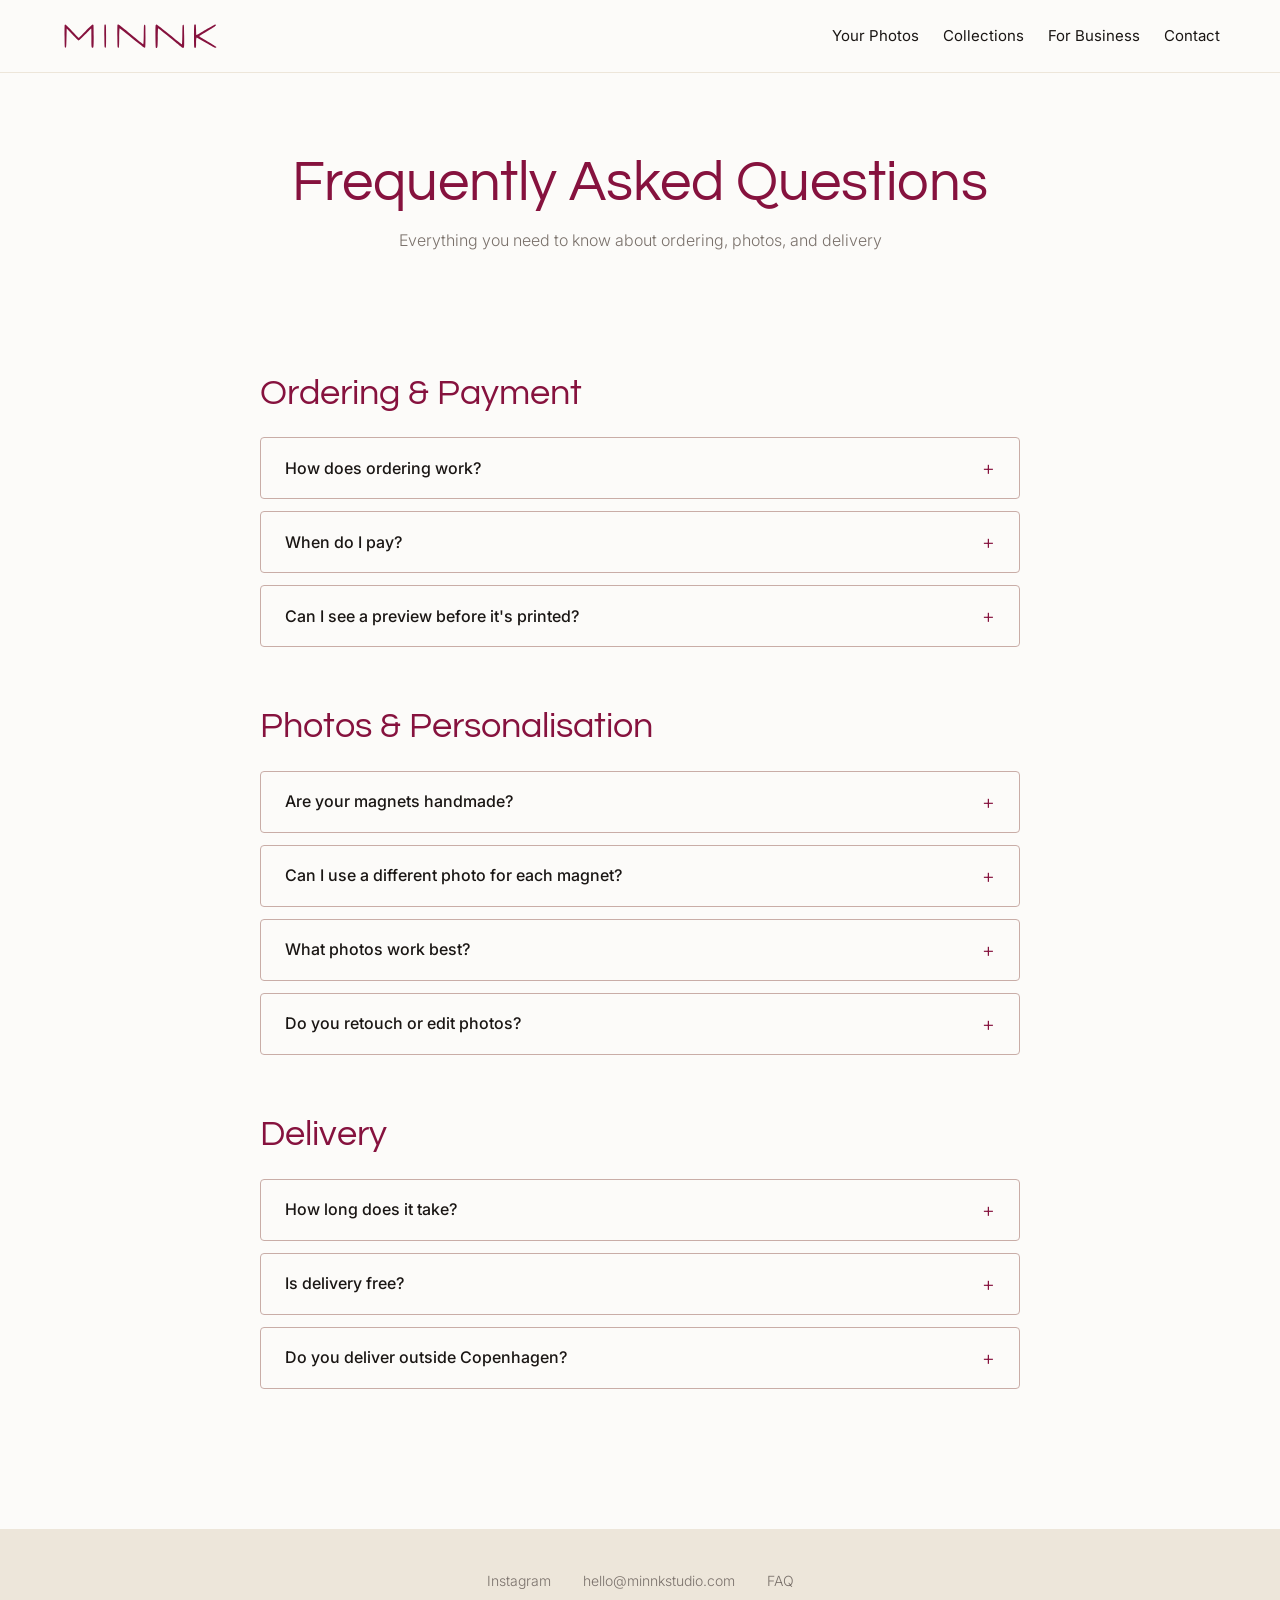
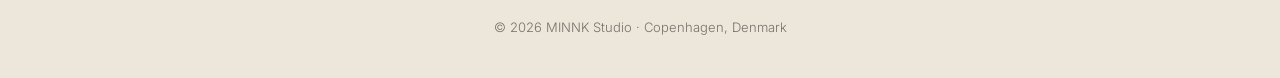
<file: faq.html>
<!DOCTYPE html>
<html lang="en">
<head>
    <meta charset="UTF-8">
    <meta name="viewport" content="width=device-width, initial-scale=1.0">
    <title>FAQ · MINNK Studio</title>

    <!-- Fonts -->
    <link rel="preconnect" href="https://fonts.googleapis.com">
    <link rel="preconnect" href="https://fonts.gstatic.com" crossorigin>
    <link href="https://fonts.googleapis.com/css2?family=Questrial&family=Inter:wght@300;400;500&display=swap" rel="stylesheet">

    <!-- Favicon -->
    <link rel="icon" type="image/png" sizes="32x32" href="logo_vectorizado/minnk-favicon-32.png">
    <link rel="icon" type="image/png" sizes="16x16" href="logo_vectorizado/minnk-favicon-16.png">
    <link rel="apple-touch-icon" sizes="180x180" href="logo_vectorizado/minnk-favicon-180.png">

    <style>
        /* ==================== VARIABLES ==================== */
        :root {
            --burgundy:  #86123E;
            --off-white: #FCFBF9;
            --linen:     #EDE6DA;
            --almond:    #C9ADA7;
            --ink:       #1A1614;
            --stone:     #7A716B;

            --font-display: 'Questrial', sans-serif;
            --font-body:    'Inter', sans-serif;
        }

        /* ==================== RESET ==================== */
        * {
            margin: 0;
            padding: 0;
            box-sizing: border-box;
        }

        body {
            font-family: var(--font-body);
            color: var(--ink);
            background: var(--off-white);
            line-height: 1.7;
            font-weight: 300;
        }

        img {
            max-width: 100%;
            display: block;
        }

        /* ==================== TYPOGRAPHY ==================== */
        h1, h2, h3 {
            font-family: var(--font-display);
            font-weight: normal;
            line-height: 1.1;
        }

        h1 {
            font-size: 42px;
            color: var(--burgundy);
        }

        h2 {
            font-size: 32px;
            color: var(--burgundy);
        }

        h3 {
            font-size: 20px;
            color: var(--ink);
        }

        p {
            font-size: 15px;
            color: var(--stone);
        }

        /* ==================== LAYOUT ==================== */
        .container {
            max-width: 800px;
            margin: 0 auto;
            padding: 0 20px;
        }

        section {
            padding: 60px 0;
        }

        /* ==================== HEADER ==================== */
        header {
            background: var(--off-white);
            padding: 20px 0;
            border-bottom: 1px solid var(--linen);
        }

        .header-content {
            display: flex;
            justify-content: space-between;
            align-items: center;
            gap: 20px;
            max-width: 1200px;
            margin: 0 auto;
            padding: 0 20px;
        }

        .logo img {
            height: 32px;
            width: auto;
        }

        nav ul {
            list-style: none;
            display: flex;
            gap: 24px;
            flex-wrap: wrap;
        }

        nav a {
            font-size: 15px;
            font-weight: 400;
            color: var(--ink);
            text-decoration: none;
            transition: color 0.2s;
        }

        nav a:hover {
            color: var(--burgundy);
        }

        /* ==================== PAGE INTRO ==================== */
        .page-intro {
            text-align: center;
            padding: 80px 0 40px;
        }

        .page-intro h1 {
            margin-bottom: 12px;
        }

        .page-intro p {
            font-size: 16px;
        }

        /* ==================== FAQ SECTION ==================== */
        .faq-section {
            margin-bottom: 60px;
        }

        .faq-section h2 {
            margin-bottom: 24px;
        }

        /* ==================== ACCORDION ==================== */
        .accordion-item {
            margin-bottom: 12px;
            border: 1px solid var(--almond);
            border-radius: 4px;
            overflow: hidden;
            background: var(--off-white);
            transition: border-color 0.2s;
        }

        .accordion-item.active {
            border-color: var(--burgundy);
        }

        .accordion-question {
            display: flex;
            justify-content: space-between;
            align-items: center;
            padding: 20px 24px;
            cursor: pointer;
            user-select: none;
            transition: background 0.2s;
        }

        .accordion-question:hover {
            background: var(--linen);
        }

        .accordion-question h3 {
            font-size: 16px;
            font-weight: 500;
            font-family: var(--font-body);
            color: var(--ink);
            flex: 1;
            padding-right: 16px;
        }

        .accordion-icon {
            font-size: 20px;
            color: var(--burgundy);
            font-weight: 300;
            line-height: 1;
            flex-shrink: 0;
        }

        .accordion-answer {
            max-height: 0;
            overflow: hidden;
            transition: max-height 0.3s ease-out;
        }

        .accordion-answer-content {
            padding: 0 24px 24px 24px;
            background: var(--linen);
        }

        .accordion-answer p {
            font-size: 15px;
            line-height: 1.7;
            color: var(--stone);
        }

        /* ==================== FOOTER ==================== */
        footer {
            background: var(--linen);
            padding: 40px 0;
            text-align: center;
        }

        .footer-links {
            display: flex;
            flex-direction: column;
            gap: 16px;
            margin-bottom: 24px;
        }

        .footer-links a {
            font-size: 14px;
            color: var(--stone);
            text-decoration: none;
        }

        .footer-links a:hover {
            color: var(--burgundy);
        }

        .footer-note {
            font-size: 13px;
            color: var(--stone);
        }

        /* ==================== RESPONSIVE ==================== */
        @media (min-width: 768px) {
            h1 {
                font-size: 56px;
            }

            h2 {
                font-size: 36px;
            }

            section {
                padding: 80px 0;
            }

            .footer-links {
                flex-direction: row;
                justify-content: center;
                gap: 32px;
            }
        }
    </style>
</head>
<body>

    <!-- ==================== HEADER ==================== -->
    <header>
        <div class="header-content">
            <div class="logo">
                <a href="index.html">
                    <img src="logo_vectorizado/minnk-wordmark-burdeos.svg" alt="MINNK Studio">
                </a>
            </div>
            <nav>
                <ul>
                    <li><a href="your-photos.html">Your Photos</a></li>
                    <li><a href="collections.html">Collections</a></li>
                    <li><a href="for-business.html">For Business</a></li>
                    <li><a href="#contact">Contact</a></li>
                </ul>
            </nav>
        </div>
    </header>

    <!-- ==================== PAGE INTRO ==================== -->
    <section class="page-intro">
        <div class="container">
            <h1>Frequently Asked Questions</h1>
            <p>Everything you need to know about ordering, photos, and delivery</p>
        </div>
    </section>

    <!-- ==================== FAQ SECTIONS ==================== -->
    <section class="faq-content">
        <div class="container">

            <!-- ORDERING & PAYMENT -->
            <div class="faq-section">
                <h2>Ordering & Payment</h2>

                <div class="accordion-item">
                    <div class="accordion-question" onclick="toggleAccordion(this)">
                        <h3>How does ordering work?</h3>
                        <span class="accordion-icon">+</span>
                    </div>
                    <div class="accordion-answer">
                        <div class="accordion-answer-content">
                            <p>Choose your product and submit it as a request. Then send us your photos by WhatsApp or email. We review it and confirm within 1 business day.</p>
                        </div>
                    </div>
                </div>

                <div class="accordion-item">
                    <div class="accordion-question" onclick="toggleAccordion(this)">
                        <h3>When do I pay?</h3>
                        <span class="accordion-icon">+</span>
                    </div>
                    <div class="accordion-answer">
                        <div class="accordion-answer-content">
                            <p>Once we confirm your order, we'll send a payment request by email: MobilePay or bank transfer, your choice. Production starts once payment is received.</p>
                        </div>
                    </div>
                </div>

                <div class="accordion-item">
                    <div class="accordion-question" onclick="toggleAccordion(this)">
                        <h3>Can I see a preview before it's printed?</h3>
                        <span class="accordion-icon">+</span>
                    </div>
                    <div class="accordion-answer">
                        <div class="accordion-answer-content">
                            <p>For Business and bulk orders, yes: we send a digital proof before production. For personal orders, we review your photos as part of confirming your request.</p>
                        </div>
                    </div>
                </div>
            </div>

            <!-- PHOTOS & PERSONALISATION -->
            <div class="faq-section">
                <h2>Photos & Personalisation</h2>

                <div class="accordion-item">
                    <div class="accordion-question" onclick="toggleAccordion(this)">
                        <h3>Are your magnets handmade?</h3>
                        <span class="accordion-icon">+</span>
                    </div>
                    <div class="accordion-answer">
                        <div class="accordion-answer-content">
                            <p>Yes. Each magnet is pressed by hand in our studio in Copenhagen, so small variations between pieces are part of the process, not a flaw.</p>
                        </div>
                    </div>
                </div>

                <div class="accordion-item">
                    <div class="accordion-question" onclick="toggleAccordion(this)">
                        <h3>Can I use a different photo for each magnet?</h3>
                        <span class="accordion-icon">+</span>
                    </div>
                    <div class="accordion-answer">
                        <div class="accordion-answer-content">
                            <p>Yes, send one photo per magnet, or one photo to repeat across the whole pack.</p>
                        </div>
                    </div>
                </div>

                <div class="accordion-item">
                    <div class="accordion-question" onclick="toggleAccordion(this)">
                        <h3>What photos work best?</h3>
                        <span class="accordion-icon">+</span>
                    </div>
                    <div class="accordion-answer">
                        <div class="accordion-answer-content">
                            <p>Clear, well-lit original photos, not screenshots or images downloaded from social media (compression lowers quality). Since our magnets are printed small, a normal smartphone photo is more than enough.</p>
                        </div>
                    </div>
                </div>

                <div class="accordion-item">
                    <div class="accordion-question" onclick="toggleAccordion(this)">
                        <h3>Do you retouch or edit photos?</h3>
                        <span class="accordion-icon">+</span>
                    </div>
                    <div class="accordion-answer">
                        <div class="accordion-answer-content">
                            <p>No. We print exactly what you send us, so photo quality matters.</p>
                        </div>
                    </div>
                </div>
            </div>

            <!-- DELIVERY -->
            <div class="faq-section">
                <h2>Delivery</h2>

                <div class="accordion-item">
                    <div class="accordion-question" onclick="toggleAccordion(this)">
                        <h3>How long does it take?</h3>
                        <span class="accordion-icon">+</span>
                    </div>
                    <div class="accordion-answer">
                        <div class="accordion-answer-content">
                            <p>3 to 4 business days within Copenhagen, from the moment payment is received. Outside Copenhagen, add courier time, usually 5 to 7 business days total, though it can vary by courier.</p>
                        </div>
                    </div>
                </div>

                <div class="accordion-item">
                    <div class="accordion-question" onclick="toggleAccordion(this)">
                        <h3>Is delivery free?</h3>
                        <span class="accordion-icon">+</span>
                    </div>
                    <div class="accordion-answer">
                        <div class="accordion-answer-content">
                            <p>Yes, within Copenhagen.</p>
                        </div>
                    </div>
                </div>

                <div class="accordion-item">
                    <div class="accordion-question" onclick="toggleAccordion(this)">
                        <h3>Do you deliver outside Copenhagen?</h3>
                        <span class="accordion-icon">+</span>
                    </div>
                    <div class="accordion-answer">
                        <div class="accordion-answer-content">
                            <p>Yes: DKK 35 to a pickup point, or DKK 49 to your door.</p>
                        </div>
                    </div>
                </div>
            </div>

        </div>
    </section>

    <!-- ==================== FOOTER ==================== -->
    <footer>
        <div class="container">
            <div class="footer-links">
                <a href="https://instagram.com/minnkstudio" target="_blank">Instagram</a>
                <a href="mailto:hello@minnkstudio.com">hello@minnkstudio.com</a>
                <a href="faq.html">FAQ</a>
            </div>
            <p class="footer-note">© 2026 MINNK Studio · Copenhagen, Denmark</p>
        </div>
    </footer>

    <script>
        function toggleAccordion(element) {
            const item = element.parentElement;
            const answer = element.nextElementSibling;
            const icon = element.querySelector('.accordion-icon');
            const isActive = item.classList.contains('active');

            // Close all accordion items
            document.querySelectorAll('.accordion-item').forEach(accordionItem => {
                accordionItem.classList.remove('active');
                const accordionAnswer = accordionItem.querySelector('.accordion-answer');
                const accordionIcon = accordionItem.querySelector('.accordion-icon');
                accordionAnswer.style.maxHeight = null;
                accordionIcon.textContent = '+';
            });

            // If the clicked item wasn't active, open it
            if (!isActive) {
                item.classList.add('active');
                answer.style.maxHeight = answer.scrollHeight + 'px';
                icon.textContent = '−';
            }
        }
    </script>

</body>
</html>
</file>
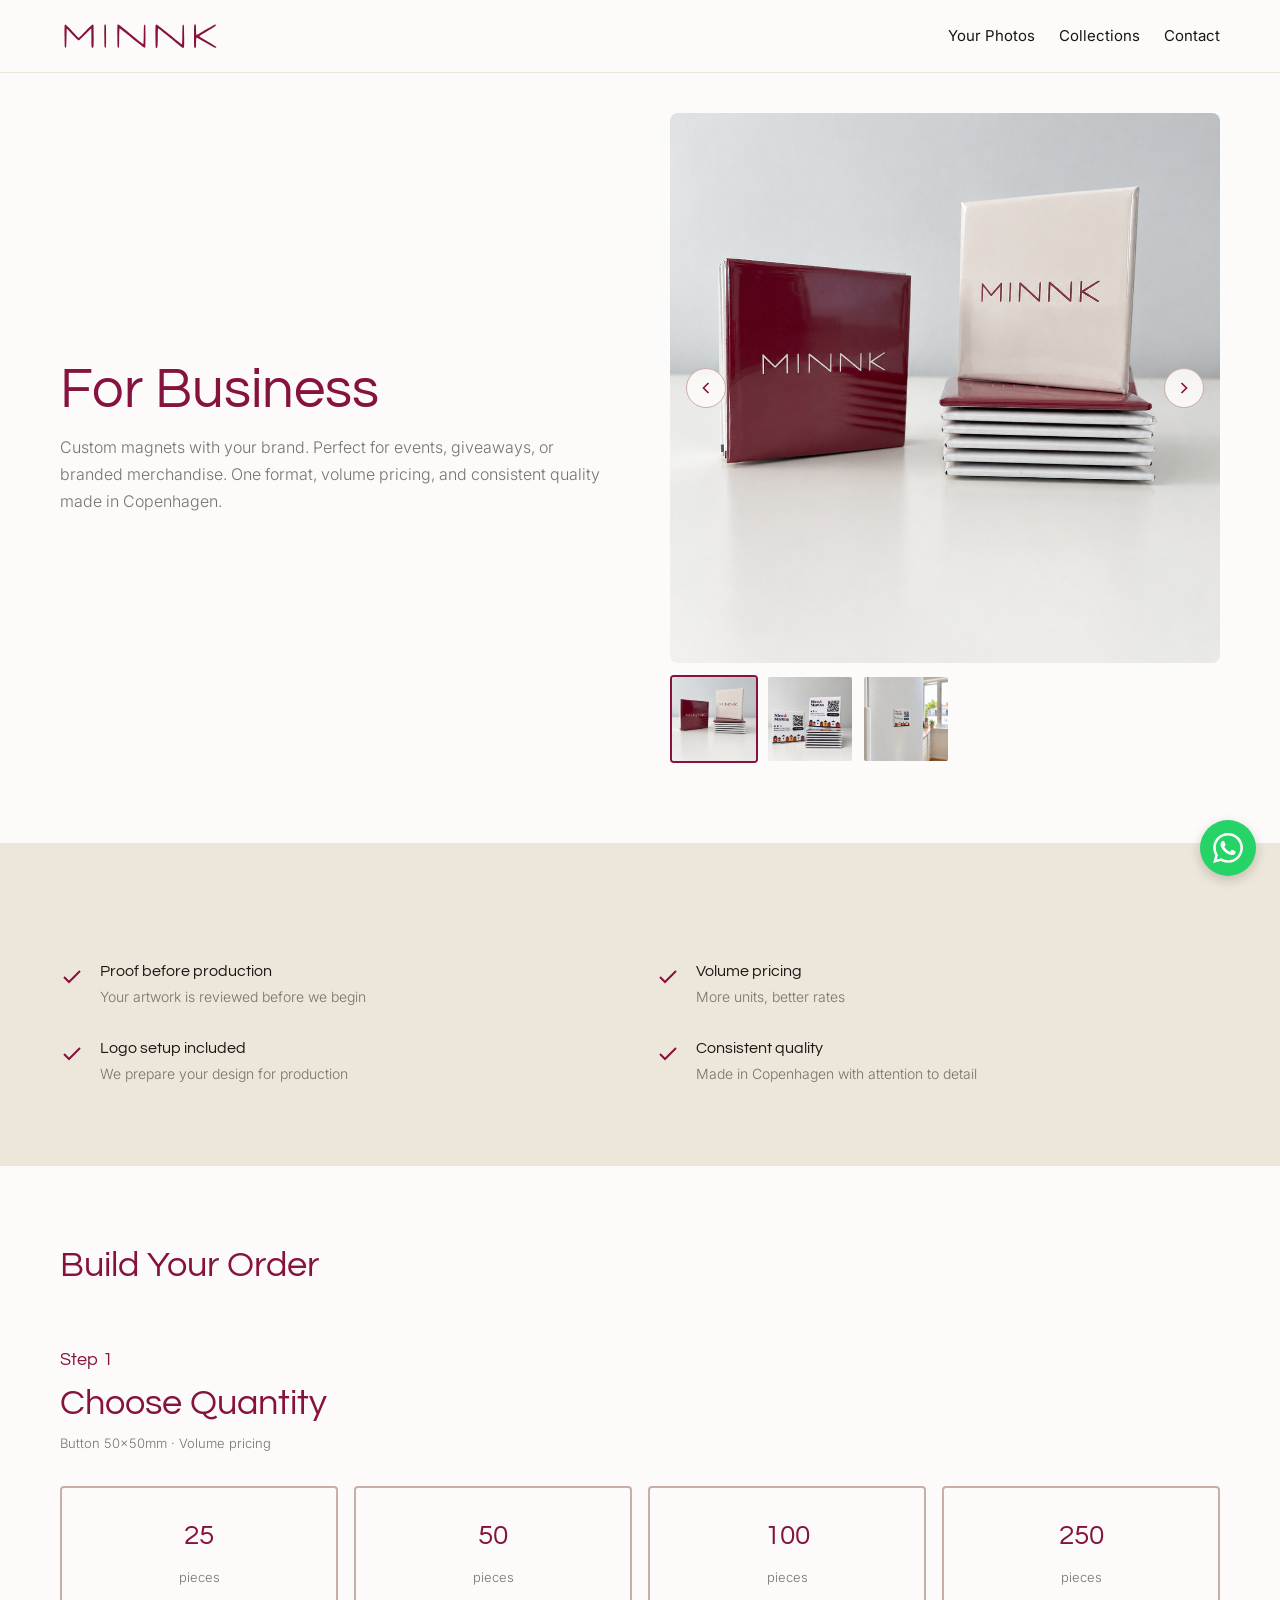
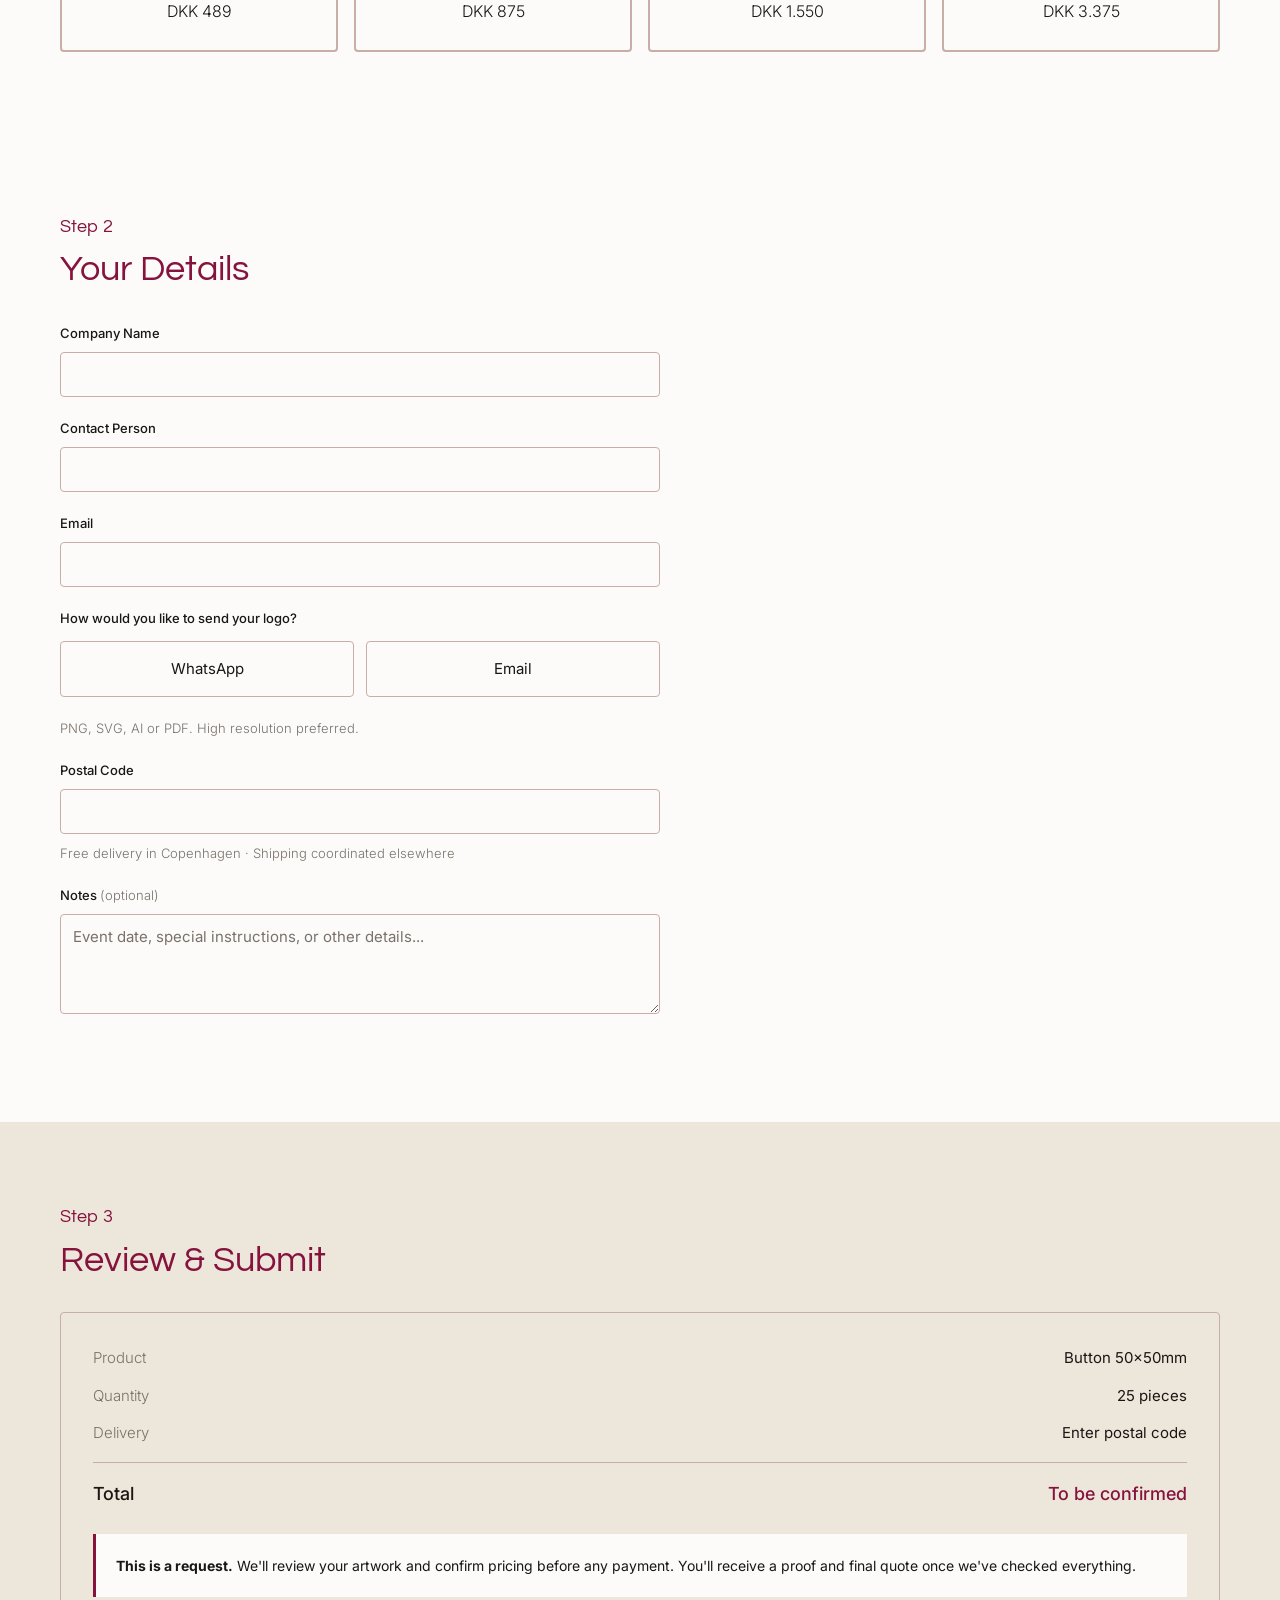
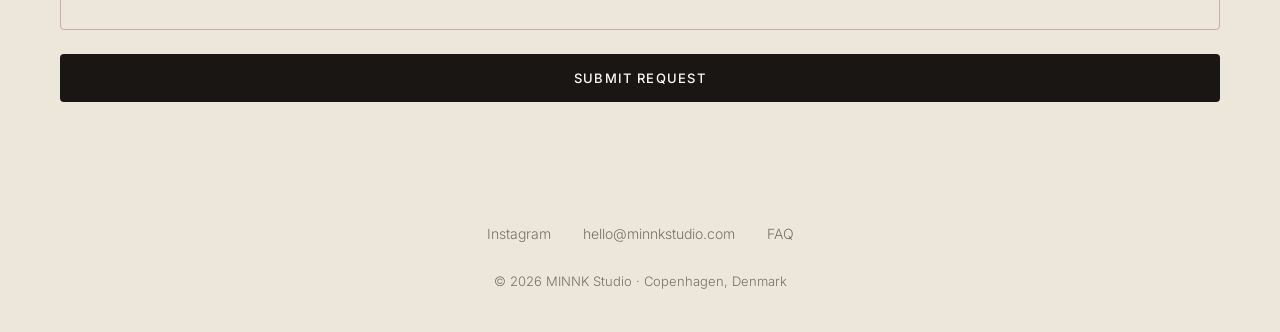
<file: for-business.html>
<!DOCTYPE html>
<html lang="en">
<head>
    <meta charset="UTF-8">
    <meta name="viewport" content="width=device-width, initial-scale=1.0">
    <title>For Business · MINNK Studio</title>

    <!-- Fonts -->
    <link rel="preconnect" href="https://fonts.googleapis.com">
    <link rel="preconnect" href="https://fonts.gstatic.com" crossorigin>
    <link href="https://fonts.googleapis.com/css2?family=Questrial&family=Inter:wght@300;400;500&display=swap" rel="stylesheet">

    <!-- Favicon -->
    <link rel="icon" type="image/png" sizes="32x32" href="logo_vectorizado/minnk-favicon-32.png">
    <link rel="icon" type="image/png" sizes="16x16" href="logo_vectorizado/minnk-favicon-16.png">
    <link rel="apple-touch-icon" sizes="180x180" href="logo_vectorizado/minnk-favicon-180.png">

    <!-- WhatsApp Button -->
    <link rel="stylesheet" href="css/whatsapp-button.css">

    <style>
        /* ==================== VARIABLES ==================== */
        :root {
            --burgundy:  #86123E;
            --off-white: #FCFBF9;
            --linen:     #EDE6DA;
            --almond:    #C9ADA7;
            --ink:       #1A1614;
            --stone:     #7A716B;

            --font-display: 'Questrial', sans-serif;
            --font-body:    'Inter', sans-serif;
        }

        /* ==================== RESET ==================== */
        * {
            margin: 0;
            padding: 0;
            box-sizing: border-box;
        }

        body {
            font-family: var(--font-body);
            color: var(--ink);
            background: var(--off-white);
            line-height: 1.7;
            font-weight: 300;
        }

        img {
            max-width: 100%;
            display: block;
        }

        /* ==================== TYPOGRAPHY ==================== */
        h1, h2, h3 {
            font-family: var(--font-display);
            font-weight: normal;
            line-height: 1.1;
        }

        h1 {
            font-size: 42px;
            color: var(--burgundy);
        }

        h2 {
            font-size: 32px;
            color: var(--burgundy);
        }

        h3 {
            font-size: 20px;
            color: var(--ink);
        }

        p {
            font-size: 15px;
            color: var(--stone);
        }

        /* ==================== LAYOUT ==================== */
        .container {
            max-width: 1200px;
            margin: 0 auto;
            padding: 0 20px;
        }

        section {
            padding: 60px 0;
        }

        .bg-linen {
            background: var(--linen);
        }

        .bg-off-white {
            background: var(--off-white);
        }

        /* ==================== HEADER ==================== */
        header {
            background: var(--off-white);
            padding: 20px 0;
            border-bottom: 1px solid var(--linen);
        }

        .header-content {
            display: flex;
            justify-content: space-between;
            align-items: center;
            gap: 20px;
        }

        .logo img {
            height: 32px;
            width: auto;
        }

        nav ul {
            list-style: none;
            display: flex;
            gap: 12px;
            flex-wrap: nowrap;
        }

        nav a {
            font-size: 13px;
            font-weight: 400;
            color: var(--ink);
            text-decoration: none;
            transition: color 0.2s;
            white-space: nowrap;
        }

        nav a:hover {
            color: var(--burgundy);
        }

        /* ==================== HERO ==================== */
        .hero .container {
            display: grid;
            grid-template-columns: 1fr;
            gap: 40px;
            align-items: center;
            text-align: center;
        }

        .hero {
            padding: 40px 0 60px;
        }

        .hero h1 {
            margin-bottom: 12px;
        }

        .hero p {
            font-size: 16px;
            max-width: 600px;
            margin-left: auto;
            margin-right: auto;
        }

        /* ==================== FEATURES LIST ==================== */
        .features-list {
            display: grid;
            grid-template-columns: 1fr;
            gap: 24px;
            margin-top: 40px;
        }

        .feature-item {
            display: flex;
            gap: 16px;
            align-items: flex-start;
        }

        .check-icon {
            width: 24px;
            height: 24px;
            flex-shrink: 0;
            stroke: var(--burgundy);
            stroke-width: 2;
            fill: none;
            margin-top: 2px;
        }

        .feature-content h3 {
            font-size: 16px;
            font-weight: 500;
            color: var(--ink);
            margin-bottom: 4px;
        }

        .feature-content p {
            font-size: 14px;
            color: var(--stone);
        }

        /* ==================== STEP SECTION ==================== */
        .step-section {
            margin-bottom: 0;
        }

        .step-header {
            margin-bottom: 32px;
        }

        .step-number {
            font-family: var(--font-display);
            font-size: 18px;
            color: var(--burgundy);
            margin-bottom: 8px;
        }

        .step-header h2 {
            margin-bottom: 8px;
        }

        /* ==================== QUANTITY ==================== */
        .quantity-options {
            display: grid;
            grid-template-columns: repeat(2, 1fr);
            gap: 16px;
            margin-top: 32px;
        }

        .quantity-card {
            border: 2px solid var(--almond);
            border-radius: 4px;
            padding: 24px 16px;
            text-align: center;
            cursor: pointer;
            transition: border-color 0.2s, background 0.2s;
        }

        .quantity-card:hover {
            border-color: var(--burgundy);
            background: var(--linen);
        }

        .quantity-card .number {
            font-family: var(--font-display);
            font-size: 28px;
            color: var(--burgundy);
            display: block;
            margin-bottom: 4px;
        }

        .quantity-card .label {
            font-size: 13px;
            color: var(--stone);
        }

        .quantity-card .price {
            display: block;
            margin-top: 8px;
        }

        /* ==================== UPLOAD ZONE ==================== */
        /* ==================== FORM ==================== */
        .order-form {
            margin-top: 32px;
            max-width: 600px;
        }

        .form-group {
            margin-bottom: 20px;
        }

        label {
            display: block;
            font-size: 13px;
            font-weight: 500;
            margin-bottom: 8px;
            color: var(--ink);
        }

        label .optional {
            font-weight: 300;
            color: var(--stone);
        }

        input,
        textarea {
            width: 100%;
            padding: 12px;
            font-family: var(--font-body);
            font-size: 15px;
            border: 1px solid var(--almond);
            border-radius: 4px;
            background: var(--off-white);
            color: var(--ink);
        }

        input::placeholder,
        textarea::placeholder {
            color: var(--stone);
        }

        textarea {
            min-height: 100px;
            resize: vertical;
        }

        .form-note {
            font-size: 13px;
            color: var(--stone);
            margin-top: 8px;
        }

        /* ==================== SUMMARY ==================== */
        .summary-box {
            margin-top: 32px;
            padding: 32px;
            background: var(--linen);
            border: 1px solid var(--almond);
            border-radius: 4px;
        }

        .summary-row {
            display: flex;
            justify-content: space-between;
            margin-bottom: 12px;
            font-size: 15px;
        }

        .summary-row .label {
            color: var(--stone);
        }

        .summary-row .value {
            font-weight: 400;
            color: var(--ink);
        }

        .summary-total {
            display: flex;
            justify-content: space-between;
            padding-top: 16px;
            margin-top: 16px;
            border-top: 1px solid var(--almond);
            font-size: 18px;
            font-weight: 500;
        }

        .summary-total .value {
            color: var(--burgundy);
        }

        .important-note {
            margin-top: 24px;
            padding: 20px;
            background: var(--off-white);
            border-left: 3px solid var(--burgundy);
            font-size: 14px;
            color: var(--ink);
            font-weight: 400;
        }

        button {
            width: 100%;
            padding: 16px;
            margin-top: 24px;
            font-family: var(--font-body);
            font-size: 13px;
            font-weight: 500;
            text-transform: uppercase;
            letter-spacing: 0.1em;
            background: var(--ink);
            color: var(--off-white);
            border: none;
            border-radius: 4px;
            cursor: pointer;
            transition: opacity 0.2s;
        }

        button:hover {
            opacity: 0.9;
        }

        /* ==================== FOOTER ==================== */
        footer {
            background: var(--linen);
            padding: 40px 0;
            text-align: center;
        }

        .footer-links {
            display: flex;
            flex-direction: column;
            gap: 16px;
            margin-bottom: 24px;
        }

        .footer-links a {
            font-size: 14px;
            color: var(--stone);
            text-decoration: none;
        }

        .footer-links a:hover {
            color: var(--burgundy);
        }

        .footer-note {
            font-size: 13px;
            color: var(--stone);
        }

        /* ==================== PLACEHOLDERS ==================== */
        .placeholder {
            background: var(--linen);
            border: 2px dashed var(--almond);
            display: flex;
            flex-direction: column;
            align-items: center;
            justify-content: center;
            padding: 40px 20px;
            text-align: center;
        }

        .placeholder-name {
            font-family: var(--font-display);
            font-size: 16px;
            color: var(--burgundy);
            margin-bottom: 8px;
        }

        .placeholder-desc {
            font-size: 13px;
            color: var(--stone);
            max-width: 300px;
        }

        .placeholder-ratio-4-5 {
            aspect-ratio: 4 / 5;
        }

        /* ==================== IMAGE GALLERY ==================== */
        .image-gallery {
            position: relative;
            width: 100%;
        }

        .gallery-main {
            position: relative;
            width: 100%;
            aspect-ratio: 1 / 1;
            overflow: hidden;
            border-radius: 8px;
            background: var(--linen);
        }

        .gallery-main img {
            width: 100%;
            height: 100%;
            object-fit: cover;
            transition: opacity 0.3s ease;
        }

        .gallery-arrow {
            position: absolute;
            top: 50%;
            transform: translateY(-50%);
            width: 40px;
            height: 40px;
            background: rgba(252, 251, 249, 0.9);
            border: 1px solid var(--almond);
            border-radius: 50%;
            display: flex;
            align-items: center;
            justify-content: center;
            cursor: pointer;
            transition: background 0.2s, border-color 0.2s;
            z-index: 5;
        }

        .gallery-arrow:hover {
            background: var(--off-white);
            border-color: var(--burgundy);
        }

        .gallery-arrow-left {
            left: 16px;
        }

        .gallery-arrow-right {
            right: 16px;
        }

        .gallery-arrow svg {
            width: 20px;
            height: 20px;
            stroke: var(--burgundy);
            stroke-width: 2;
            fill: none;
        }

        .gallery-thumbnails {
            display: flex;
            gap: 8px;
            margin-top: 12px;
            max-width: 280px;
        }

        .gallery-thumb {
            flex: 1;
            aspect-ratio: 1 / 1;
            border-radius: 4px;
            overflow: hidden;
            cursor: pointer;
            border: 2px solid transparent;
            transition: border-color 0.2s;
        }

        .gallery-thumb:hover {
            border-color: var(--almond);
        }

        .gallery-thumb.active {
            border-color: var(--burgundy);
        }

        .gallery-thumb img {
            width: 100%;
            height: 100%;
            object-fit: cover;
        }

        /* ==================== RESPONSIVE ==================== */
        @media (min-width: 768px) {
            h1 {
                font-size: 56px;
            }

            h2 {
                font-size: 36px;
            }

            section {
                padding: 80px 0;
            }

            .hero {
                padding: 40px 0 80px;
            }

            .hero .container {
                grid-template-columns: 1fr 1fr;
                gap: 60px;
                text-align: left;
            }

            .features-list {
                grid-template-columns: repeat(2, 1fr);
                gap: 32px;
            }

            .quantity-options {
                grid-template-columns: repeat(4, 1fr);
            }

            .footer-links {
                flex-direction: row;
                justify-content: center;
                gap: 32px;
            }

            nav ul {
                gap: 24px;
                flex-wrap: wrap;
            }

            nav a {
                font-size: 15px;
                white-space: normal;
            }
        }
    </style>
    <link rel="stylesheet" href="css/order-form.css">
</head>
<body>

    <!-- ==================== HEADER ==================== -->
    <header>
        <div class="container">
            <div class="header-content">
                <div class="logo">
                    <a href="index.html">
                        <img src="logo_vectorizado/minnk-wordmark-burdeos.svg" alt="MINNK Studio">
                    </a>
                </div>
                <nav>
                    <ul>
                        <li><a href="your-photos.html">Your Photos</a></li>
                        <li><a href="collections.html">Collections</a></li>
                        <li><a href="index.html#contact">Contact</a></li>
                    </ul>
                </nav>
            </div>
        </div>
    </header>

    <!-- ==================== HERO ==================== -->
    <section class="hero">
        <div class="container">
            <div class="hero-content">
                <h1>For Business</h1>
                <p>Custom magnets with your brand. Perfect for events, giveaways, or branded merchandise. One format, volume pricing, and consistent quality made in Copenhagen.</p>
            </div>
            <div class="image-gallery">
                <div class="gallery-main">
                    <img id="gallery-main-img" src="images/business-product-1.jpg" alt="Business custom magnet with logo">

                    <div class="gallery-arrow gallery-arrow-left" onclick="changeImage(-1)">
                        <svg viewBox="0 0 24 24">
                            <polyline points="15 18 9 12 15 6"></polyline>
                        </svg>
                    </div>

                    <div class="gallery-arrow gallery-arrow-right" onclick="changeImage(1)">
                        <svg viewBox="0 0 24 24">
                            <polyline points="9 18 15 12 9 6"></polyline>
                        </svg>
                    </div>
                </div>

                <div class="gallery-thumbnails">
                    <div class="gallery-thumb active" onclick="selectImage(0)">
                        <img src="images/business-product-1.jpg" alt="Business magnet view 1">
                    </div>
                    <div class="gallery-thumb" onclick="selectImage(1)">
                        <img src="images/business-product-2.jpg" alt="Business magnet view 2">
                    </div>
                    <div class="gallery-thumb" onclick="selectImage(2)">
                        <img src="images/business-product-3.jpg" alt="Business magnet view 3">
                    </div>
                </div>
            </div>
        </div>
    </section>

    <!-- ==================== FEATURES ==================== -->
    <section class="features bg-linen">
        <div class="container">
            <div class="features-list">
                <div class="feature-item">
                    <svg class="check-icon" viewBox="0 0 24 24">
                        <polyline points="20 6 9 17 4 12"/>
                    </svg>
                    <div class="feature-content">
                        <h3>Proof before production</h3>
                        <p>Your artwork is reviewed before we begin</p>
                    </div>
                </div>

                <div class="feature-item">
                    <svg class="check-icon" viewBox="0 0 24 24">
                        <polyline points="20 6 9 17 4 12"/>
                    </svg>
                    <div class="feature-content">
                        <h3>Volume pricing</h3>
                        <p>More units, better rates</p>
                    </div>
                </div>

                <div class="feature-item">
                    <svg class="check-icon" viewBox="0 0 24 24">
                        <polyline points="20 6 9 17 4 12"/>
                    </svg>
                    <div class="feature-content">
                        <h3>Logo setup included</h3>
                        <p>We prepare your design for production</p>
                    </div>
                </div>

                <div class="feature-item">
                    <svg class="check-icon" viewBox="0 0 24 24">
                        <polyline points="20 6 9 17 4 12"/>
                    </svg>
                    <div class="feature-content">
                        <h3>Consistent quality</h3>
                        <p>Made in Copenhagen with attention to detail</p>
                    </div>
                </div>
            </div>
        </div>
    </section>

    <!-- ==================== BUILD YOUR ORDER ==================== -->
    <section class="build-order bg-off-white">
        <div class="container">
            <h2>Build Your Order</h2>

            <!-- STEP 1: QUANTITY -->
            <div class="step-section" style="margin-top: 60px;">
                <div class="step-header">
                    <div class="step-number">Step 1</div>
                    <h2>Choose Quantity</h2>
                    <p class="form-note">Button 50×50mm · Volume pricing</p>
                </div>

                <div class="quantity-options">
                    <div class="quantity-card" onclick="selectQuantity(25)">
                        <span class="number">25</span>
                        <span class="label">pieces</span>
                        <span class="price">DKK 489</span>
                    </div>

                    <div class="quantity-card" onclick="selectQuantity(50)">
                        <span class="number">50</span>
                        <span class="label">pieces</span>
                        <span class="price">DKK 875</span>
                    </div>

                    <div class="quantity-card" onclick="selectQuantity(100)">
                        <span class="number">100</span>
                        <span class="label">pieces</span>
                        <span class="price">DKK 1.550</span>
                    </div>

                    <div class="quantity-card" onclick="selectQuantity(250)">
                        <span class="number">250</span>
                        <span class="label">pieces</span>
                        <span class="price">DKK 3.375</span>
                    </div>
                </div>
            </div>
        </div>
    </section>

    <!-- STEP 2: YOUR DETAILS -->
    <section class="business-details bg-off-white">
        <div class="container">
            <div class="step-section">
                <div class="step-header">
                    <div class="step-number">Step 2</div>
                    <h2>Your Details</h2>
                </div>

                <form class="order-form" id="business-form" data-minnk-order data-source="for-business" data-send-mode="logo">
                    <!-- Hidden fields for order details -->
                    <input type="hidden" name="form_type" value="for_business">
                    <input type="hidden" name="product" value="Button 50×50mm">
                    <input type="hidden" id="form-quantity" name="quantity" value="25">

                    <div class="form-group">
                        <label for="company">Company Name</label>
                        <input type="text" id="company" name="company" required>
                    </div>

                    <div class="form-group">
                        <label for="contact-name">Contact Person</label>
                        <input type="text" id="contact-name" name="name" required>
                    </div>

                    <div class="form-group">
                        <label for="email">Email</label>
                        <input type="email" id="email" name="email" required>
                    </div>

                    <div class="form-group">
                        <label>How would you like to send your logo?</label>
                        <div class="radio-group">
                            <label class="radio-option">
                                <input type="radio" name="contact_method" value="whatsapp" required>
                                <span class="radio-label">WhatsApp</span>
                            </label>
                            <label class="radio-option">
                                <input type="radio" name="contact_method" value="email" required>
                                <span class="radio-label">Email</span>
                            </label>
                        </div>
                        <p class="form-note" style="margin-top: 12px; color: var(--stone);">PNG, SVG, AI or PDF. High resolution preferred.</p>
                    </div>

                    <div class="form-group" data-phone-field style="display: none;">
                        <label for="phone">WhatsApp number</label>
                        <input type="tel" id="phone" name="phone" placeholder="+45...">
                    </div>

                    <div class="form-group">
                        <label for="postal-code">Postal Code</label>
                        <input type="text" id="postal-code" name="postal_code" required>
                        <p class="form-note">Free delivery in Copenhagen · Shipping coordinated elsewhere</p>
                    </div>

                    <div class="form-group">
                        <label for="notes">Notes <span class="optional">(optional)</span></label>
                        <textarea id="notes" name="notes" placeholder="Event date, special instructions, or other details..."></textarea>
                    </div>
                </form>
            </div>
        </div>
    </section>

    <!-- STEP 3: REVIEW & SUBMIT -->
    <section class="review-submit bg-linen">
        <div class="container">
            <div class="step-section">
                <div class="step-header">
                    <div class="step-number">Step 3</div>
                    <h2>Review & Submit</h2>
                </div>

                <div class="summary-box" data-hide-on-success>
                    <div class="summary-row">
                        <span class="label">Product</span>
                        <span class="value">Button 50×50mm</span>
                    </div>
                    <div class="summary-row">
                        <span class="label">Quantity</span>
                        <span class="value">25 pieces</span>
                    </div>
                    <div class="summary-row">
                        <span class="label">Delivery</span>
                        <span class="value">Enter postal code</span>
                    </div>

                    <div class="summary-total">
                        <span class="label">Total</span>
                        <span class="value">To be confirmed</span>
                    </div>

                    <div class="important-note">
                        <strong>This is a request.</strong> We'll review your artwork and confirm pricing before any payment. You'll receive a proof and final quote once we've checked everything.
                    </div>
                </div>

                <button type="submit" form="business-form" data-hide-on-success>Submit Request</button>
            </div>
        </div>
    </section>

    <!-- ==================== FOOTER ==================== -->
    <footer>
        <div class="container">
            <div class="footer-links">
                <a href="https://instagram.com/minnkstudio" target="_blank">Instagram</a>
                <a href="mailto:hello@minnkstudio.com">hello@minnkstudio.com</a>
                <a href="faq.html">FAQ</a>
            </div>
            <p class="footer-note">© 2026 MINNK Studio · Copenhagen, Denmark</p>
        </div>
    </footer>

    <script>
        // ==================== STATE MANAGEMENT ====================
        const state = {
            quantity: 25,
            postalCode: '',
            currentImageIndex: 0
        };

        // Price table
        const prices = {
            25: 489,
            50: 875,
            100: 1550,
            250: 3375
        };

        // ==================== IMAGE GALLERY ====================
        const galleryImages = [
            'images/business-product-1.jpg',
            'images/business-product-2.jpg',
            'images/business-product-3.jpg'
        ];

        function selectImage(index) {
            state.currentImageIndex = index;
            updateGalleryDisplay();
        }

        function changeImage(direction) {
            state.currentImageIndex += direction;

            // Loop around
            if (state.currentImageIndex < 0) {
                state.currentImageIndex = galleryImages.length - 1;
            } else if (state.currentImageIndex >= galleryImages.length) {
                state.currentImageIndex = 0;
            }

            updateGalleryDisplay();
        }

        function updateGalleryDisplay() {
            // Update main image
            const mainImg = document.getElementById('gallery-main-img');
            mainImg.style.opacity = '0';

            setTimeout(() => {
                mainImg.src = galleryImages[state.currentImageIndex];
                mainImg.style.opacity = '1';
            }, 150);

            // Update thumbnail active state
            document.querySelectorAll('.gallery-thumb').forEach((thumb, index) => {
                if (index === state.currentImageIndex) {
                    thumb.classList.add('active');
                } else {
                    thumb.classList.remove('active');
                }
            });
        }

        // ==================== QUANTITY SELECTION ====================
        function selectQuantity(qty) {
            state.quantity = qty;

            // Update UI
            document.querySelectorAll('.quantity-card').forEach(card => {
                card.style.borderColor = 'var(--almond)';
                card.style.background = 'transparent';
            });
            event.currentTarget.style.borderColor = 'var(--burgundy)';
            event.currentTarget.style.background = 'var(--linen)';

            updateSummary();
        }

        // ==================== LOGO/QR UPLOAD ====================
        // ==================== POSTAL CODE & DELIVERY ====================
        function updatePostalCode(event) {
            state.postalCode = event.target.value;
            updateSummary();
        }

        function getDeliveryText() {
            const code = state.postalCode.trim();
            if (code.startsWith('1') || code.startsWith('2')) {
                return 'Copenhagen (free)';
            } else if (code) {
                return 'Shipping to be coordinated';
            }
            return 'Enter postal code';
        }

        // ==================== SUMMARY UPDATE ====================
        function updateSummary() {
            const price = prices[state.quantity];

            document.querySelector('.summary-box .summary-row:nth-child(2) .value').textContent = `${state.quantity} pieces`;
            document.querySelector('.summary-box .summary-row:nth-child(3) .value').textContent = getDeliveryText();
            document.querySelector('.summary-total .value').textContent = `DKK ${price.toLocaleString('da-DK')}`;

            // Update hidden form fields
            document.getElementById('form-quantity').value = state.quantity;
        }

        // ==================== INITIALIZATION ====================
        document.addEventListener('DOMContentLoaded', function() {
            // Initialize upload zone
            updateLogoPreview();

            // Set default quantity
            updateSummary();

            // Attach postal code listener
            document.getElementById('postal-code').addEventListener('input', updatePostalCode);
        });
    </script>
    <script src="js/order-form.js"></script>

    <!-- WhatsApp Floating Button -->
    <a href="https://wa.me/4571848182?text=Hi%20MINNK!%20I%20have%20a%20question%3A"
       class="whatsapp-float"
       target="_blank"
       rel="noopener"
       aria-label="Chat with us on WhatsApp">
        <svg viewBox="0 0 24 24" xmlns="http://www.w3.org/2000/svg">
            <path d="M17.472 14.382c-.297-.149-1.758-.867-2.03-.967-.273-.099-.471-.148-.67.15-.197.297-.767.966-.94 1.164-.173.199-.347.223-.644.075-.297-.15-1.255-.463-2.39-1.475-.883-.788-1.48-1.761-1.653-2.059-.173-.297-.018-.458.13-.606.134-.133.298-.347.446-.52.149-.174.198-.298.298-.497.099-.198.05-.371-.025-.52-.075-.149-.669-1.612-.916-2.207-.242-.579-.487-.5-.669-.51-.173-.008-.371-.01-.57-.01-.198 0-.52.074-.792.372-.272.297-1.04 1.016-1.04 2.479 0 1.462 1.065 2.875 1.213 3.074.149.198 2.096 3.2 5.077 4.487.709.306 1.262.489 1.694.625.712.227 1.36.195 1.871.118.571-.085 1.758-.719 2.006-1.413.248-.694.248-1.289.173-1.413-.074-.124-.272-.198-.57-.347m-5.421 7.403h-.004a9.87 9.87 0 01-5.031-1.378l-.361-.214-3.741.982.998-3.648-.235-.374a9.86 9.86 0 01-1.51-5.26c.001-5.45 4.436-9.884 9.888-9.884 2.64 0 5.122 1.03 6.988 2.898a9.825 9.825 0 012.893 6.994c-.003 5.45-4.437 9.884-9.885 9.884m8.413-18.297A11.815 11.815 0 0012.05 0C5.495 0 .16 5.335.157 11.892c0 2.096.547 4.142 1.588 5.945L.057 24l6.305-1.654a11.882 11.882 0 005.683 1.448h.005c6.554 0 11.89-5.335 11.893-11.893a11.821 11.821 0 00-3.48-8.413z"/>
        </svg>
    </a>

</body>
</html>
</file>
<file: css/whatsapp-button.css>
/**
 * MINNK Studio — WhatsApp Floating Button
 */

.whatsapp-float {
    position: fixed;
    bottom: 24px;
    right: 24px;
    width: 56px;
    height: 56px;
    background: #25D366;
    border-radius: 50%;
    display: flex;
    align-items: center;
    justify-content: center;
    box-shadow: 0 4px 12px rgba(26, 22, 20, 0.2);
    z-index: 900;
    transition: opacity 0.2s;
    text-decoration: none;
}

.whatsapp-float:hover {
    opacity: 0.9;
}

.whatsapp-float svg {
    width: 30px;
    height: 30px;
    fill: white;
}

/* Mobile adjustments */
@media (max-width: 767px) {
    .whatsapp-float {
        bottom: 16px;
        right: 16px;
        width: 52px;
        height: 52px;
    }
}
</file>
<file: css/order-form.css>
/**
 * MINNK Studio — Order Form Styles
 * Styles for confirmation, error messages, and radio buttons
 */

/* ==================== RADIO BUTTON GROUP ==================== */
.radio-group {
    display: flex;
    gap: 12px;
    margin-top: 12px;
}

.radio-option {
    flex: 1;
    position: relative;
    cursor: pointer;
}

.radio-option input[type="radio"] {
    position: absolute;
    opacity: 0;
    width: 0;
    height: 0;
}

.radio-label {
    display: block;
    padding: 14px 20px;
    text-align: center;
    font-size: 15px;
    font-weight: 400;
    border: 1px solid var(--almond);
    background: var(--off-white);
    color: var(--ink);
    border-radius: 4px;
    transition: all 0.2s;
}

.radio-option input[type="radio"]:checked + .radio-label {
    background: var(--linen);
    border-color: var(--burgundy);
    box-shadow: inset 0 0 0 1px var(--burgundy);
    color: var(--burgundy);
    font-weight: 500;
}

.radio-option:hover .radio-label {
    border-color: var(--burgundy);
}

/* Radio button error state */
.radio-option-error .radio-label {
    border-color: var(--burgundy);
}

/* Contact method error message */
.contact-method-error {
    font-family: var(--font-body);
    font-size: 13px;
    font-weight: 400;
    color: var(--burgundy);
    margin-top: 8px;
}

/* ==================== CONFIRMATION & ERROR ==================== */

/* Confirmation container */
.minnk-confirmation {
    text-align: center;
    padding: 60px 20px;
    background: var(--off-white);
}

/* Confirmation title */
.minnk-confirmation-title {
    font-family: var(--font-display);
    font-size: 32px;
    color: var(--burgundy);
    margin-bottom: 24px;
    font-weight: normal;
}

/* Order code display */
.minnk-confirmation-code {
    font-family: var(--font-display);
    font-size: 28px;
    color: var(--burgundy);
    margin-bottom: 20px;
    padding: 16px 24px;
    background: var(--linen);
    border-radius: 4px;
    display: inline-block;
    letter-spacing: 0.05em;
}

/* Confirmation text */
.minnk-confirmation-text {
    font-family: var(--font-body);
    font-size: 16px;
    color: var(--stone);
    margin-bottom: 32px;
    max-width: 500px;
    margin-left: auto;
    margin-right: auto;
}

/* Confirmation button */
.minnk-confirmation-button {
    display: inline-block;
    width: 100%;
    max-width: 400px;
    padding: 16px 32px;
    margin-bottom: 16px;
    font-family: var(--font-body);
    font-size: 13px;
    font-weight: 500;
    text-transform: uppercase;
    letter-spacing: 0.1em;
    background: var(--ink);
    color: var(--off-white);
    text-decoration: none;
    border-radius: 4px;
    transition: opacity 0.2s;
    text-align: center;
}

.minnk-confirmation-button:hover {
    opacity: 0.9;
}

/* Confirmation note (smaller text below button) */
.minnk-confirmation-note {
    font-family: var(--font-body);
    font-size: 14px;
    color: var(--stone);
    margin-top: 12px;
}

.minnk-confirmation-note a {
    color: var(--burgundy);
    text-decoration: underline;
}

.minnk-confirmation-note a:hover {
    opacity: 0.8;
}

/* Error message */
.minnk-error-message {
    font-family: var(--font-body);
    font-size: 14px;
    color: var(--burgundy);
    background: var(--linen);
    padding: 16px;
    border-radius: 4px;
    margin-bottom: 20px;
    text-align: center;
}

.minnk-error-message a {
    color: var(--burgundy);
    text-decoration: underline;
    font-weight: 500;
}

.minnk-error-message a:hover {
    opacity: 0.8;
}

/* Responsive adjustments */
@media (min-width: 768px) {
    .minnk-confirmation {
        padding: 80px 20px;
    }

    .minnk-confirmation-title {
        font-size: 42px;
        margin-bottom: 32px;
    }

    .minnk-confirmation-code {
        font-size: 36px;
        padding: 20px 32px;
    }

    .minnk-confirmation-text {
        font-size: 18px;
        margin-bottom: 40px;
    }

    .minnk-confirmation-button {
        width: auto;
        min-width: 320px;
    }
}
</file>
